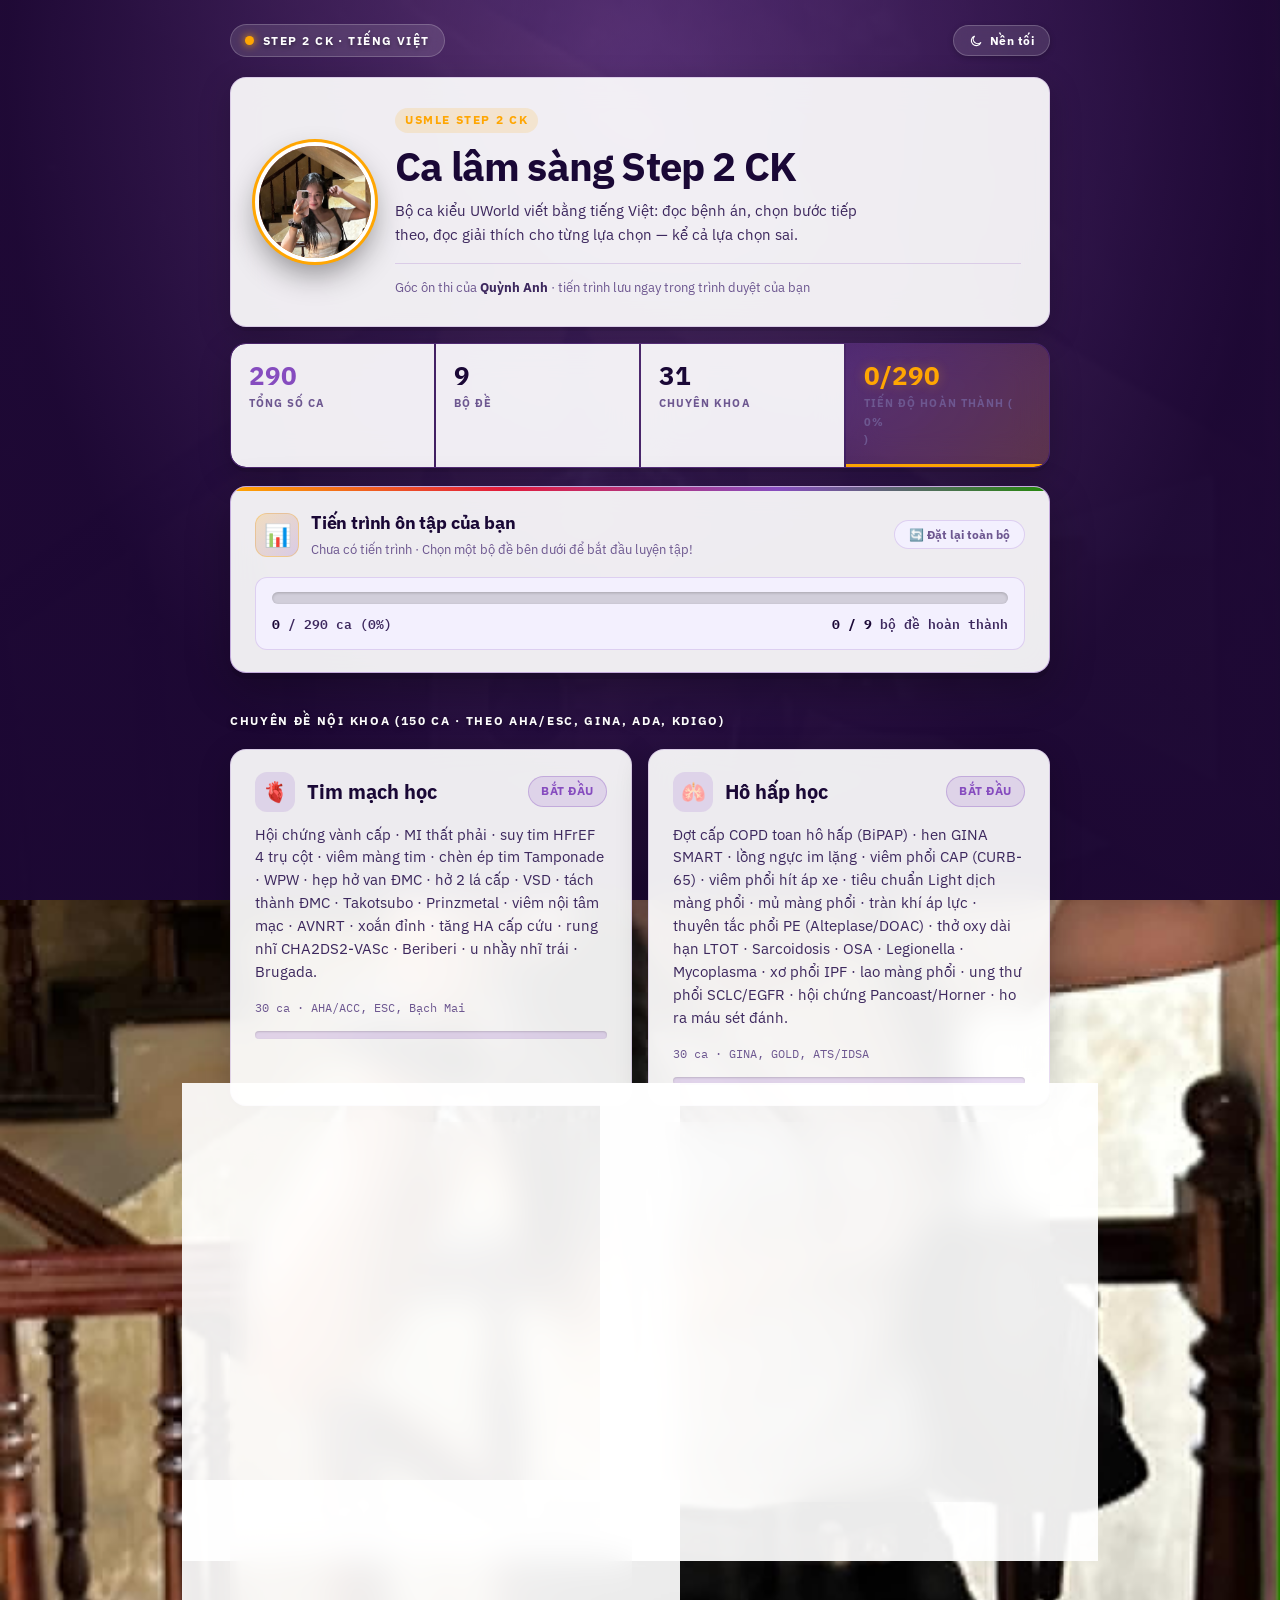
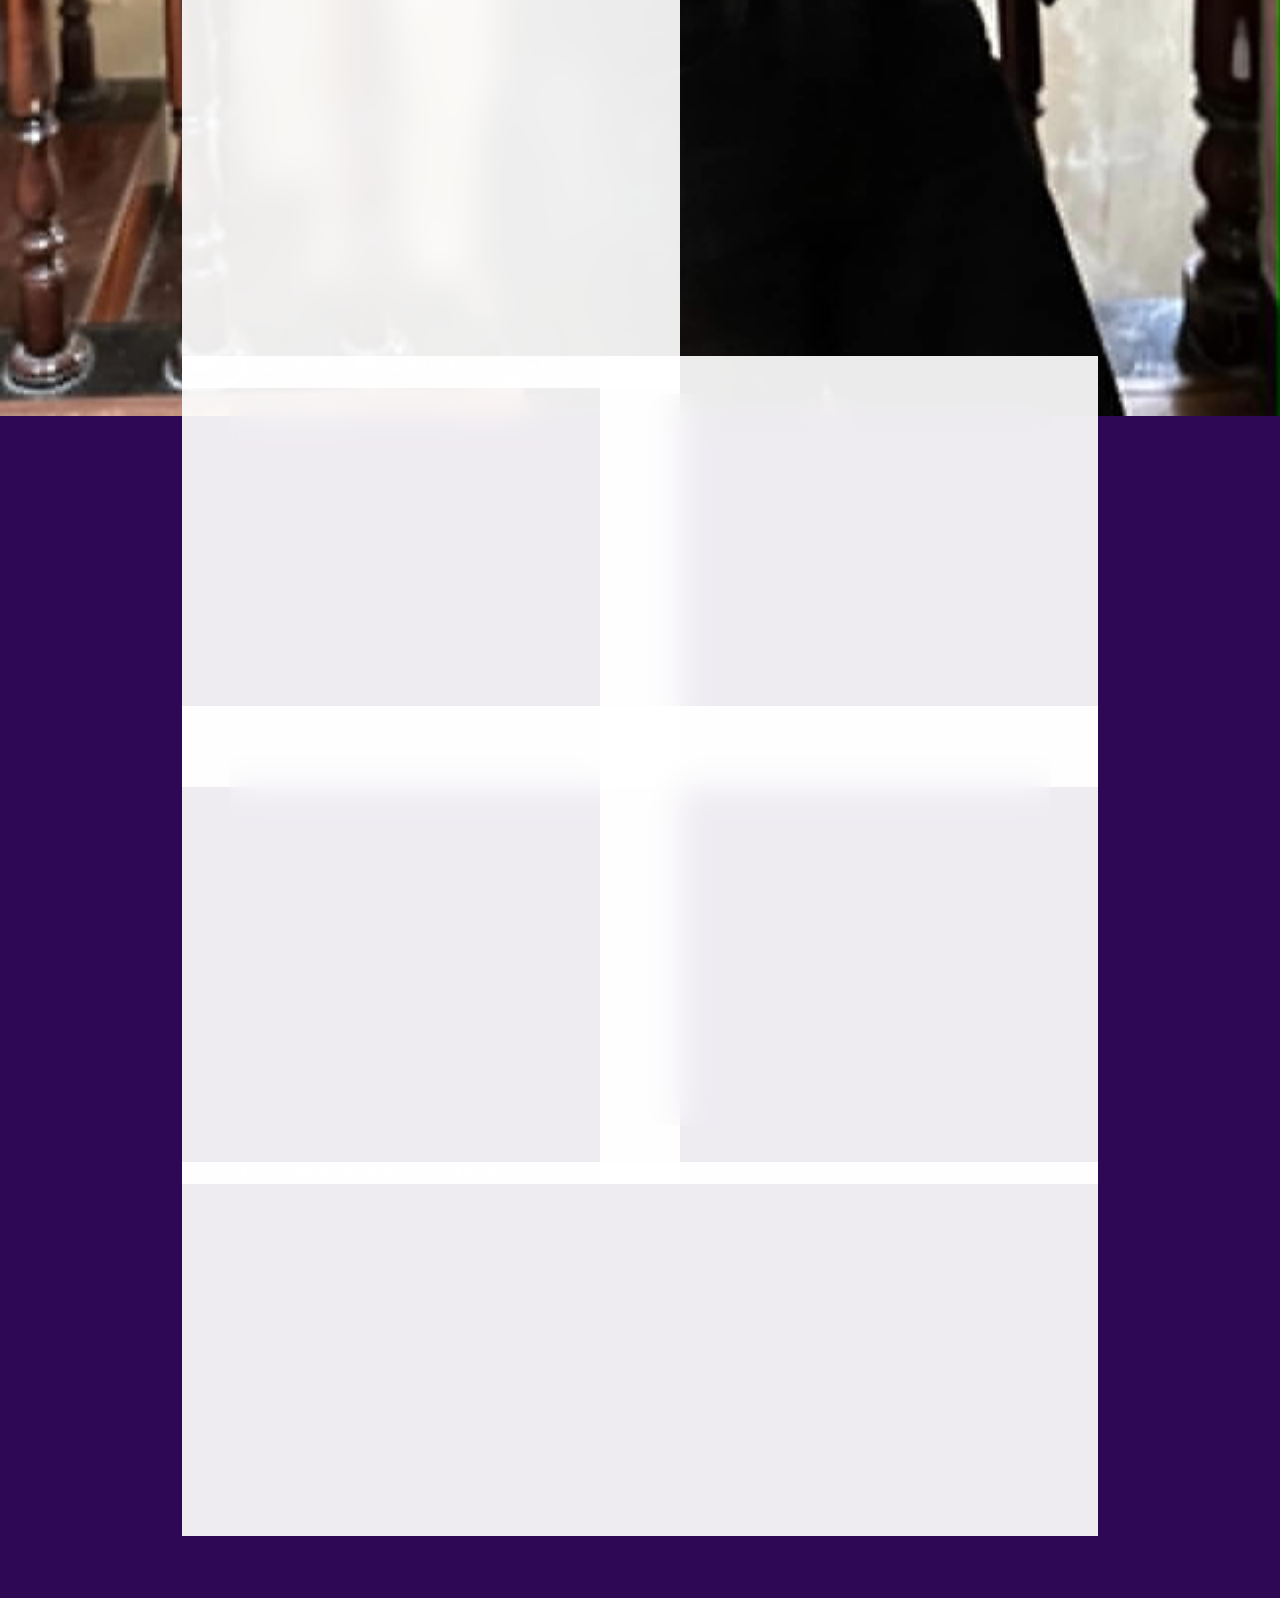
<file: index.html>
<!doctype html>
<html lang="vi">
<head>
<meta charset="utf-8">
<meta name="viewport" content="width=device-width, initial-scale=1">
<title>Ôn thi USMLE Step 2 CK bằng tiếng Việt</title>
<meta name="description" content="120 ca lâm sàng kiểu UWorld cho USMLE Step 2 CK qua 31 chuyên khoa, viết bằng tiếng Việt, trọng tâm chẩn đoán và bước xử trí tiếp theo.">
<meta name="theme-color" content="#46178F">
<link rel="preconnect" href="https://fonts.googleapis.com">
<link rel="preconnect" href="https://fonts.gstatic.com" crossorigin>
<link rel="stylesheet" href="https://fonts.googleapis.com/css2?family=IBM+Plex+Mono:wght@400;500&family=IBM+Plex+Sans:wght@400;500;600&family=Source+Serif+4:opsz,wght@8..60,400;8..60,600&display=swap">
<link rel="stylesheet" href="assets/style.css?v=kahoot3">
<link rel="icon" href="data:image/svg+xml,<svg xmlns='http://www.w3.org/2000/svg' viewBox='0 0 100 100'><text y='.9em' font-size='90'>%F0%9F%A9%BA</text></svg>">
<script>
  /* đặt giao diện trước khi vẽ để không bị nháy nền */
  try {
    var t = localStorage.getItem("step2ck:theme");
    if (t) document.documentElement.setAttribute("data-theme", t);
  } catch (e) {}
</script>
</head>
<body>

<div class="wrap">

  <div class="topbar">
    <span class="brandline"><span class="dot"></span>Step 2 CK · Tiếng Việt</span>
    <button class="themetoggle" type="button">Nền tối</button>
  </div>

  <header class="hero">
    <div class="avatar lg">
      <span class="fallback">QA</span>
      <img src="assets/avatar.jpg?v=kahoot3" alt="Ảnh đại diện">
    </div>
    <div class="hero-text">
      <div class="eyebrow">USMLE Step 2 CK</div>
      <h1>Ca lâm sàng Step 2 CK</h1>
      <p>Bộ ca kiểu UWorld viết bằng tiếng Việt: đọc bệnh án, chọn bước tiếp theo, đọc giải thích cho từng lựa chọn — kể cả lựa chọn sai.</p>
      <div class="owner">Góc ôn thi của <b>Quỳnh Anh</b> · tiến trình lưu ngay trong trình duyệt của bạn</div>
    </div>
  </header>

  <div class="stats">
    <div class="accent"><b>290</b><span>Tổng số ca</span></div>
    <div><b>9</b><span>Bộ đề</span></div>
    <div><b>31</b><span>Chuyên khoa</span></div>
    <div class="stat-highlight"><b id="stat-done">0/290</b><span>Tiến độ hoàn thành (<span id="stat-pct">0%</span>)</span></div>
  </div>

  <div class="progress-hero">
    <div class="progress-hero-head">
      <div class="progress-hero-title">
        <span class="progress-icon">📊</span>
        <div>
          <h3>Tiến trình ôn tập của bạn</h3>
          <p id="overall-progress-msg">Chưa có tiến trình · Chọn một bộ đề bên dưới để bắt đầu luyện tập!</p>
        </div>
      </div>
      <button id="btn-reset-all" class="btn-reset-all-subtle" type="button" title="Đặt lại toàn bộ tiến trình ôn tập">
        🔄 Đặt lại toàn bộ
      </button>
    </div>

    <div class="overall-meter-wrap">
      <div class="overall-meter">
        <i id="overall-progress-bar"></i>
      </div>
      <div class="overall-meter-labels">
        <span id="overall-progress-text"><b>0</b> / 290 ca (0%)</span>
        <span id="overall-sets-text"><b id="overall-sets-done">0 / 9</b> bộ đề hoàn thành</span>
      </div>
    </div>
  </div>

  <p class="section-label">Chuyên đề Nội khoa (150 ca · Theo AHA/ESC, GINA, ADA, KDIGO)</p>
  <div class="sets">

    <a class="set" href="tim-mach/" data-set="tim-mach" data-count="30">
      <div class="top">
        <span class="ico" aria-hidden="true">🫀</span>
        <h2>Tim mạch học</h2>
        <span class="state">Bắt đầu</span>
      </div>
      <p>Hội chứng vành cấp · MI thất phải · suy tim HFrEF 4 trụ cột · viêm màng tim · chèn ép tim Tamponade · WPW · hẹp hở van ĐMC · hở 2 lá cấp · VSD · tách thành ĐMC · Takotsubo · Prinzmetal · viêm nội tâm mạc · AVNRT · xoắn đỉnh · tăng HA cấp cứu · rung nhĩ CHA2DS2-VASc · Beriberi · u nhầy nhĩ trái · Brugada.</p>
      <span class="meta">30 ca · AHA/ACC, ESC, Bạch Mai</span>
      <span class="prog"><i></i></span>
    </a>

    <a class="set" href="ho-hap/" data-set="ho-hap" data-count="30">
      <div class="top">
        <span class="ico" aria-hidden="true">🫁</span>
        <h2>Hô hấp học</h2>
        <span class="state">Bắt đầu</span>
      </div>
      <p>Đợt cấp COPD toan hô hấp (BiPAP) · hen GINA SMART · lồng ngực im lặng · viêm phổi CAP (CURB-65) · viêm phổi hít áp xe · tiêu chuẩn Light dịch màng phổi · mủ màng phổi · tràn khí áp lực · thuyên tắc phổi PE (Alteplase/DOAC) · thở oxy dài hạn LTOT · Sarcoidosis · OSA · Legionella · Mycoplasma · xơ phổi IPF · lao màng phổi · ung thư phổi SCLC/EGFR · hội chứng Pancoast/Horner · ho ra máu sét đánh.</p>
      <span class="meta">30 ca · GINA, GOLD, ATS/IDSA</span>
      <span class="prog"><i></i></span>
    </a>

    <a class="set" href="tieu-hoa/" data-set="tieu-hoa" data-count="30">
      <div class="top">
        <span class="ico" aria-hidden="true">🧪</span>
        <h2>Tiêu hóa &amp; Gan mật</h2>
        <span class="state">Bắt đầu</span>
      </div>
      <p>Vỡ giãn tĩnh mạch thực quản · loét dạ dày Forrest Ia · H. pylori 4 thuốc có Bismuth · hội chứng gan thận HRS · viêm tụy cấp Atlanta (Ringer Lactate) · hoại tử tụy nhiễm trùng · IBD (Crohn vs UC) · phình đại tràng nhiễm độc · Celiac · viêm đường mật Charcot/Reynolds · viêm túi mật Murphy · viêm gan tự miễn · PBC (UDCA) · PSC · ứ sắt Hemochromatosis · ứ đồng Wilson · thiếu máu mạc treo · Zollinger-Ellison · Achalasia · Boerhaave · Mallory-Weiss · Budd-Chiari.</p>
      <span class="meta">30 ca · AASLD, ACG, Bạch Mai</span>
      <span class="prog"><i></i></span>
    </a>

    <a class="set" href="noi-tiet/" data-set="noi-tiet" data-count="30">
      <div class="top">
        <span class="ico" aria-hidden="true">🩸</span>
        <h2>Nội tiết &amp; Chuyển hóa</h2>
        <span class="state">Bắt đầu</span>
      </div>
      <p>Nhiễm toan ceton DKA · hôn mê ALTT HHS · ĐTĐ típ 2 và bảo vệ tim thận SGLT2i/GLP-1 RA · phân biệt hạ đường huyết bằng C-peptide · bão giáp trạng · hôn mê phù niêm · Basedow · viêm giáp De Quervain/Hashimoto · suy thượng thận cấp · hội chứng Cushing · hội chứng Conn · Pheochromocytoma · đái tháo nhạt trung ương/do thận · SIADH · Acromegaly · cường cận giáp · hạ canxi sau mổ giáp · bệnh Paget xương · MEN-1/MEN-2B · CAH · nhuyễn xương · ĐTĐ thai kỳ.</p>
      <span class="meta">30 ca · ADA, Endocrine Society</span>
      <span class="prog"><i></i></span>
    </a>

    <a class="set" href="than-huyet-hoc-khop/" data-set="than-huyet-hoc-khop" data-count="30">
      <div class="top">
        <span class="ico" aria-hidden="true">🔬</span>
        <h2>Thận, Huyết học &amp; Khớp</h2>
        <span class="state">Bắt đầu</span>
      </div>
      <p>Hội chứng thận hư RVT · hoại tử ống thận cấp ATN · viêm thận kẽ AIN · tăng kali máu cấp cứu ECG · thiếu máu thiếu sắt vs Thalassemia · AIHA Coombs (+) · TTP ngũ chứng · HIT Type 2 · đa u tủy xương CRAB · CML t(9;22) · APL t(15;17) DIC · CLL tế bào bóng vỡ · Lupus SLE &amp; viêm thận lupus · viêm khớp dạng thấp Anti-CCP · Gout vs Giả Gout CPPD · viêm cột sống dính khớp HLA-B27 · cơn khủng hoảng thận xơ cứng bì · viêm ĐM thái dương · GPA Wegener · Goodpasture · bệnh thận IgA · kháng Phospholipid · thiếu B12/G6PD.</p>
      <span class="meta">30 ca · KDIGO, ASH, ACR</span>
      <span class="prog"><i></i></span>
    </a>

  </div>

  <p class="section-label" style="margin-top:28px;">Các bộ đề Tổng hợp &amp; Chuyên khoa khác</p>
  <div class="sets">

    <a class="set" href="noi-khoa/" data-set="noi-khoa" data-count="50">
      <div class="top">
        <span class="ico" aria-hidden="true">🩺</span>
        <h2>Nội khoa Tổng hợp</h2>
        <span class="state">Bắt đầu</span>
      </div>
      <p>50 ca lâm sàng tổng hợp toàn diện các bệnh cảnh nội khoa thường gặp nhất trong kỳ thi USMLE Step 2 CK.</p>
      <span class="meta">50 ca · Tổng hợp đa chuyên khoa</span>
      <span class="prog"><i></i></span>
    </a>

    <a class="set" href="san-phu-khoa/" data-set="san-phu-khoa" data-count="30">
      <div class="top">
        <span class="ico" aria-hidden="true">🤰</span>
        <h2>Sản phụ khoa</h2>
        <span class="state">Bắt đầu</span>
      </div>
      <p>Tiền sản giật nặng · rau bong non · rau tiền đạo · thai ngoài tử cung · băng huyết sau sinh · ối vỡ non · nhịp tim thai giảm muộn · sa dây rốn · viêm vùng chậu · ra máu sau mãn kinh · xoắn buồng trứng · viêm nội mạc tử cung · đái tháo đường thai kỳ · dự phòng Rh · sản giật · thuyên tắc ối · viêm màng ối · liên cầu nhóm B · buồng trứng đa nang · u xơ tử cung · lạc nội mạc · vô sinh · thai trứng.</p>
      <span class="meta">30 ca · Sản khoa, Phụ khoa, Cấp cứu sản</span>
      <span class="prog"><i></i></span>
    </a>

    <a class="set" href="nhi-khoa/" data-set="nhi-khoa" data-count="30">
      <div class="top">
        <span class="ico" aria-hidden="true">🧸</span>
        <h2>Nhi khoa</h2>
        <span class="state">Bắt đầu</span>
      </div>
      <p>Croup · viêm nắp thanh quản · lồng ruột · hẹp phì đại môn vị · Kawasaki · viêm tiểu phế quản · sốt ở trẻ sơ sinh · Henoch-Schönlein · giảm tiểu cầu miễn dịch · teo đường mật · dị vật đường thở · phù não trong toan ceton · nhiễm khuẩn tiết niệu · hội chứng thận hư · viêm cầu thận sau liên cầu · hồng cầu hình liềm · bạch cầu cấp · bệnh màng trong · hẹp eo động mạch chủ · tứ chứng Fallot · tự kỷ · loạn sản khớp háng · Hirschsprung · ngộ độc chì · bạo hành trẻ em.</p>
      <span class="meta">30 ca · 12 chuyên khoa</span>
      <span class="prog"><i></i></span>
    </a>

    <a class="set" href="ngoai-cap-cuu/" data-set="ngoai-cap-cuu" data-count="30">
      <div class="top">
        <span class="ico" aria-hidden="true">🚑</span>
        <h2>Ngoại khoa &amp; Cấp cứu</h2>
        <span class="state">Bắt đầu</span>
      </div>
      <p>Viêm ruột thừa · thủng tạng rỗng · tắc ruột thắt nghẹt · chấn thương bụng kín · tràn khí màng phổi áp lực · vỡ phình động mạch chủ · thiếu máu mạc treo · hội chứng khoang · bỏng đường hô hấp · quá liều paracetamol · viêm túi mật · viêm túi thừa · thoát vị nghẹt · tràn máu màng phổi · chèn ép tim · máu tụ ngoài màng cứng · gãy cổ xương đùi · sốc phản vệ · ngộ độc opioid · say nắng · hạ thân nhiệt · sốc nhiễm khuẩn · xoắn tinh hoàn · thận ứ mủ.</p>
      <span class="meta">30 ca · 6 chuyên khoa</span>
      <span class="prog"><i></i></span>
    </a>

  </div>

  <p class="section-label">Cách dùng bộ đề này cho hiệu quả</p>
  <div class="tips">
    <h3>Bốn thói quen đáng tập</h3>
    <ol>
      <li><b>Đọc câu hỏi trước bệnh án.</b> Biết trước đề hỏi chẩn đoán hay hỏi bước xử trí sẽ đổi hẳn cách bạn đọc phần dữ kiện.</li>
      <li><b>Tự đặt chẩn đoán trước khi nhìn xuống các lựa chọn.</b> Nếu phải đọc hết năm lựa chọn mới nghĩ ra, đó là câu cần đánh dấu ôn lại.</li>
      <li><b>Đặt mục tiêu dưới 90 giây mỗi câu.</b> Đề thi thật cho khoảng 1 phút 30 giây; luyện đúng nhịp đó ngay từ đầu.</li>
      <li><b>Đọc cả phần giải thích của lựa chọn sai.</b> Bốn lựa chọn sai của một câu thường chính là đáp án đúng của bốn câu khác.</li>
    </ol>
  </div>

</div>

<script src="assets/site.js?v=kahoot3"></script>
</body>
</html>
</file>
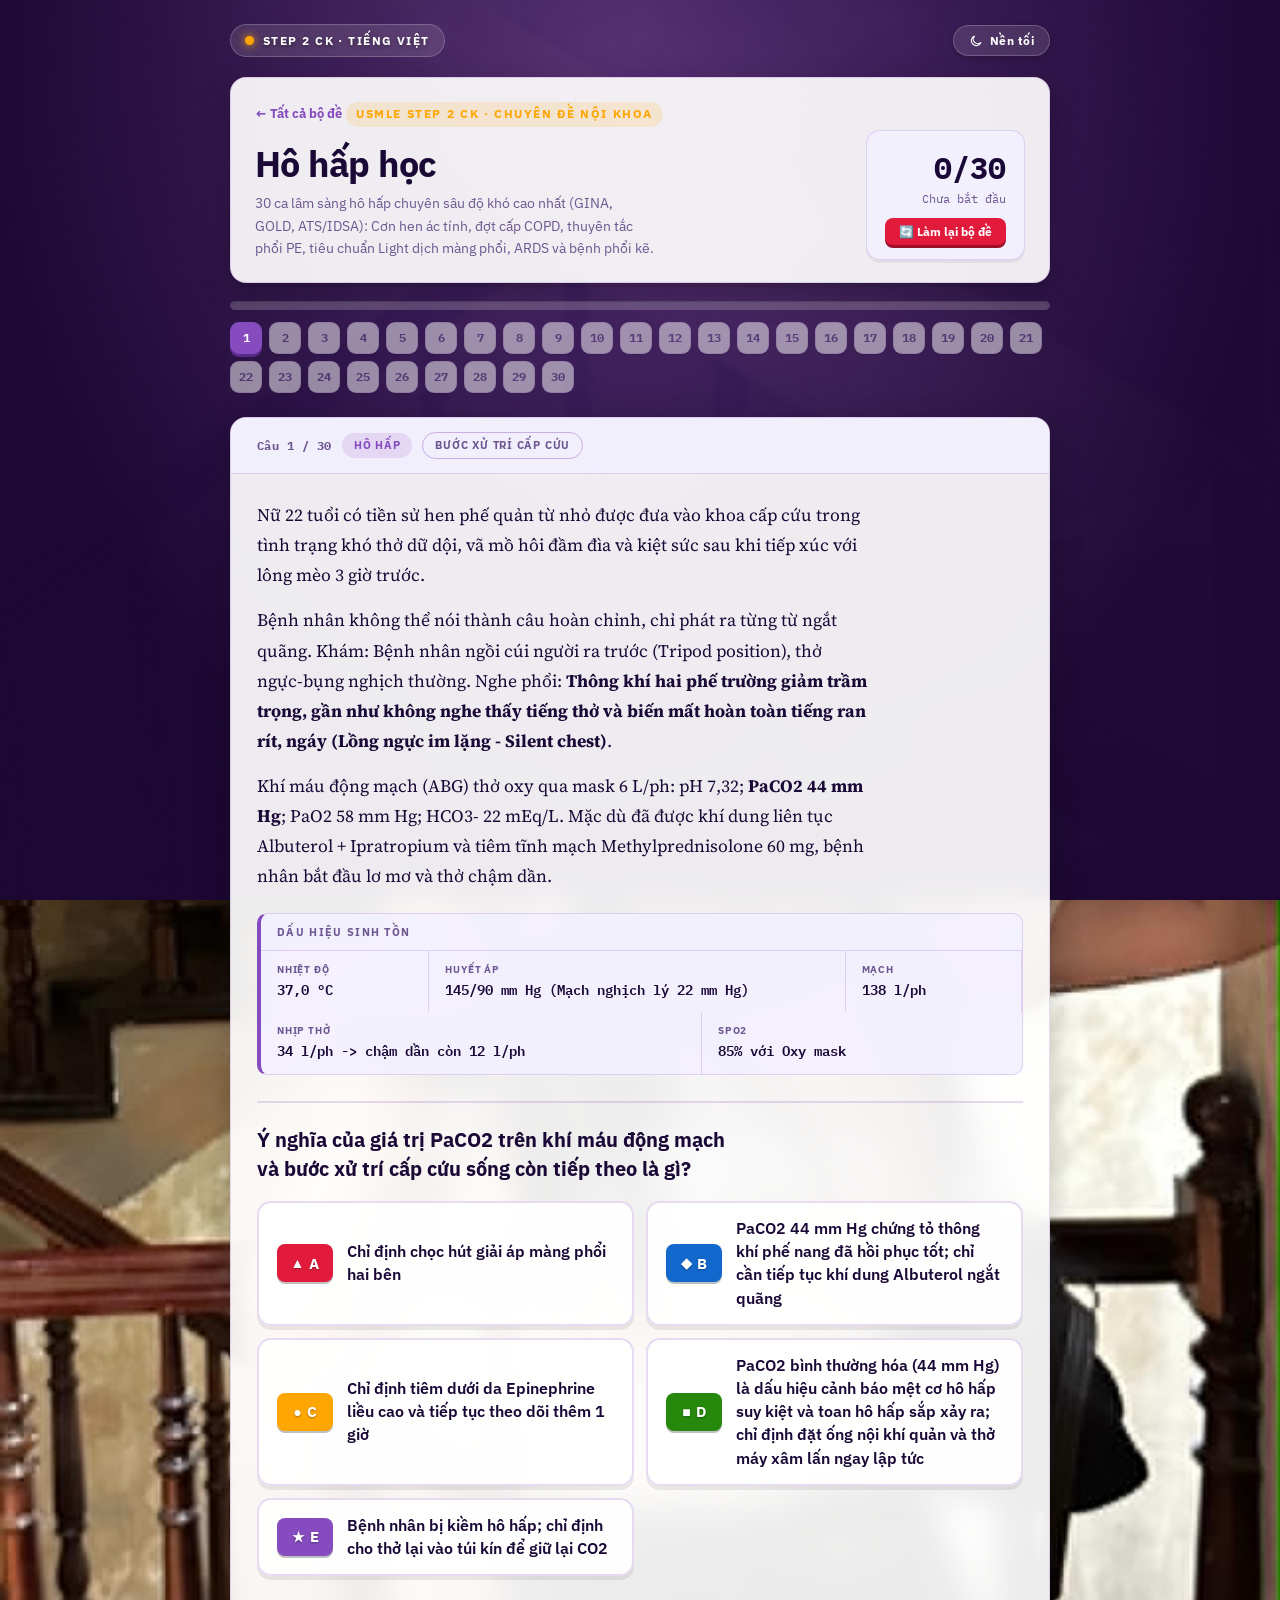
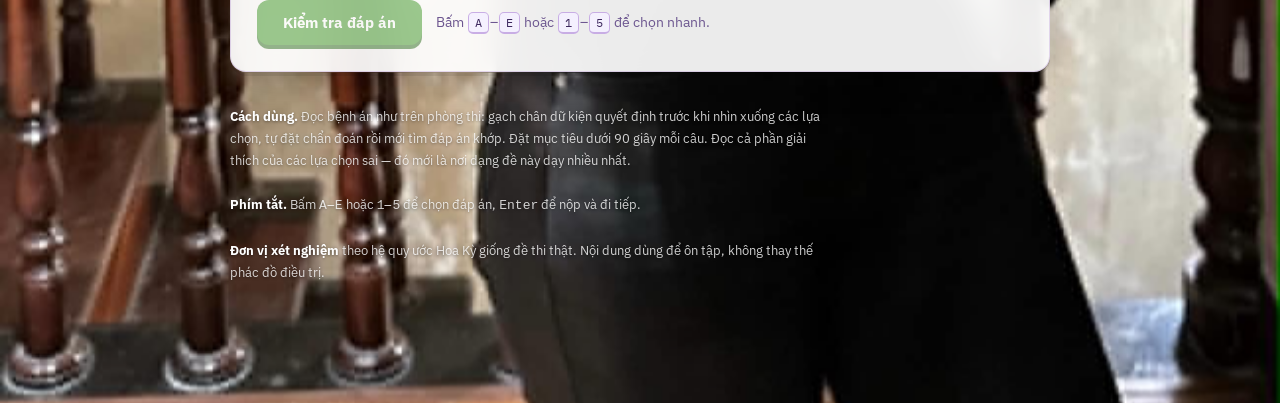
<file: ho-hap/index.html>
<!doctype html>
<html lang="vi">
<head>
<meta charset="utf-8">
<meta name="viewport" content="width=device-width, initial-scale=1">
<title>Hô hấp học · USMLE Step 2 CK</title>
<meta name="description" content="30 ca lâm sàng hô hấp học chuyên sâu kiểu UWorld (GINA, GOLD, ATS) cho USMLE Step 2 CK, có giải thích từng lựa chọn.">
<meta name="theme-color" content="#46178F">
<link rel="preconnect" href="https://fonts.googleapis.com">
<link rel="preconnect" href="https://fonts.gstatic.com" crossorigin>
<link rel="stylesheet" href="https://fonts.googleapis.com/css2?family=IBM+Plex+Mono:wght@400;500&family=IBM+Plex+Sans:wght@400;500;600&family=Source+Serif+4:opsz,wght@8..60,400;8..60,600&display=swap">
<link rel="stylesheet" href="../assets/style.css?v=kahoot3">
<link rel="icon" href="data:image/svg+xml,<svg xmlns='http://www.w3.org/2000/svg' viewBox='0 0 100 100'><text y='.9em' font-size='90'>%F0%9F%AB%81</text></svg>">
<script>
  try {
    var t = localStorage.getItem("step2ck:theme");
    if (t) document.documentElement.setAttribute("data-theme", t);
  } catch (e) {}
</script>
</head>
<body>

<div class="wrap">

  <div class="topbar">
    <a class="brandline" href="../"><span class="dot"></span>Step 2 CK · Tiếng Việt</a>
    <button class="themetoggle" type="button">Nền tối</button>
  </div>

  <header class="masthead">
    <div>
      <a class="backlink" href="../">← Tất cả bộ đề</a>
      <div class="eyebrow" id="set-eyebrow">USMLE Step 2 CK · Chuyên đề Nội khoa</div>
      <h1 id="set-title">Hô hấp học</h1>
      <p id="set-blurb">30 ca lâm sàng hô hấp chuyên sâu (GINA, GOLD, ATS/IDSA, Bạch Mai): Hen phế quản, đợt cấp COPD, viêm phổi CAP/áp xe, ARDS, tràn dịch/tràn khí màng phổi, thuyên tắc phổi và ung thư phổi.</p>
    </div>
    <div class="scorebox" id="scorebox"><b>0/30</b>chưa bắt đầu</div>
  </header>

  <div class="railwrap">
    <div class="railmeter"><i id="railmeter"></i></div>
    <nav class="rail" id="rail" aria-label="Tiến trình các câu"></nav>
  </div>

  <main id="stage" class="card"></main>

  <footer>
    <b>Cách dùng.</b> Đọc bệnh án như trên phòng thi: gạch chân dữ kiện quyết định trước khi nhìn xuống các lựa chọn, tự đặt chẩn đoán rồi mới tìm đáp án khớp. Đặt mục tiêu dưới 90 giây mỗi câu. Đọc cả phần giải thích của các lựa chọn sai — đó mới là nơi dạng đề này dạy nhiều nhất.
    <br><br>
    <b>Phím tắt.</b> Bấm <kbd>A</kbd>–<kbd>E</kbd> hoặc <kbd>1</kbd>–<kbd>5</kbd> để chọn đáp án, <kbd>Enter</kbd> để nộp và đi tiếp.
    <br><br>
    <b>Đơn vị xét nghiệm</b> theo hệ quy ước Hoa Kỳ giống đề thi thật. Nội dung dùng để ôn tập, không thay thế phác đồ điều trị.
  </footer>
</div>

<script src="../sets/ho-hap.js"></script>
<script src="../assets/quiz.js?v=kahoot3"></script>
<script src="../assets/site.js?v=kahoot3"></script>
</body>
</html>
</file>
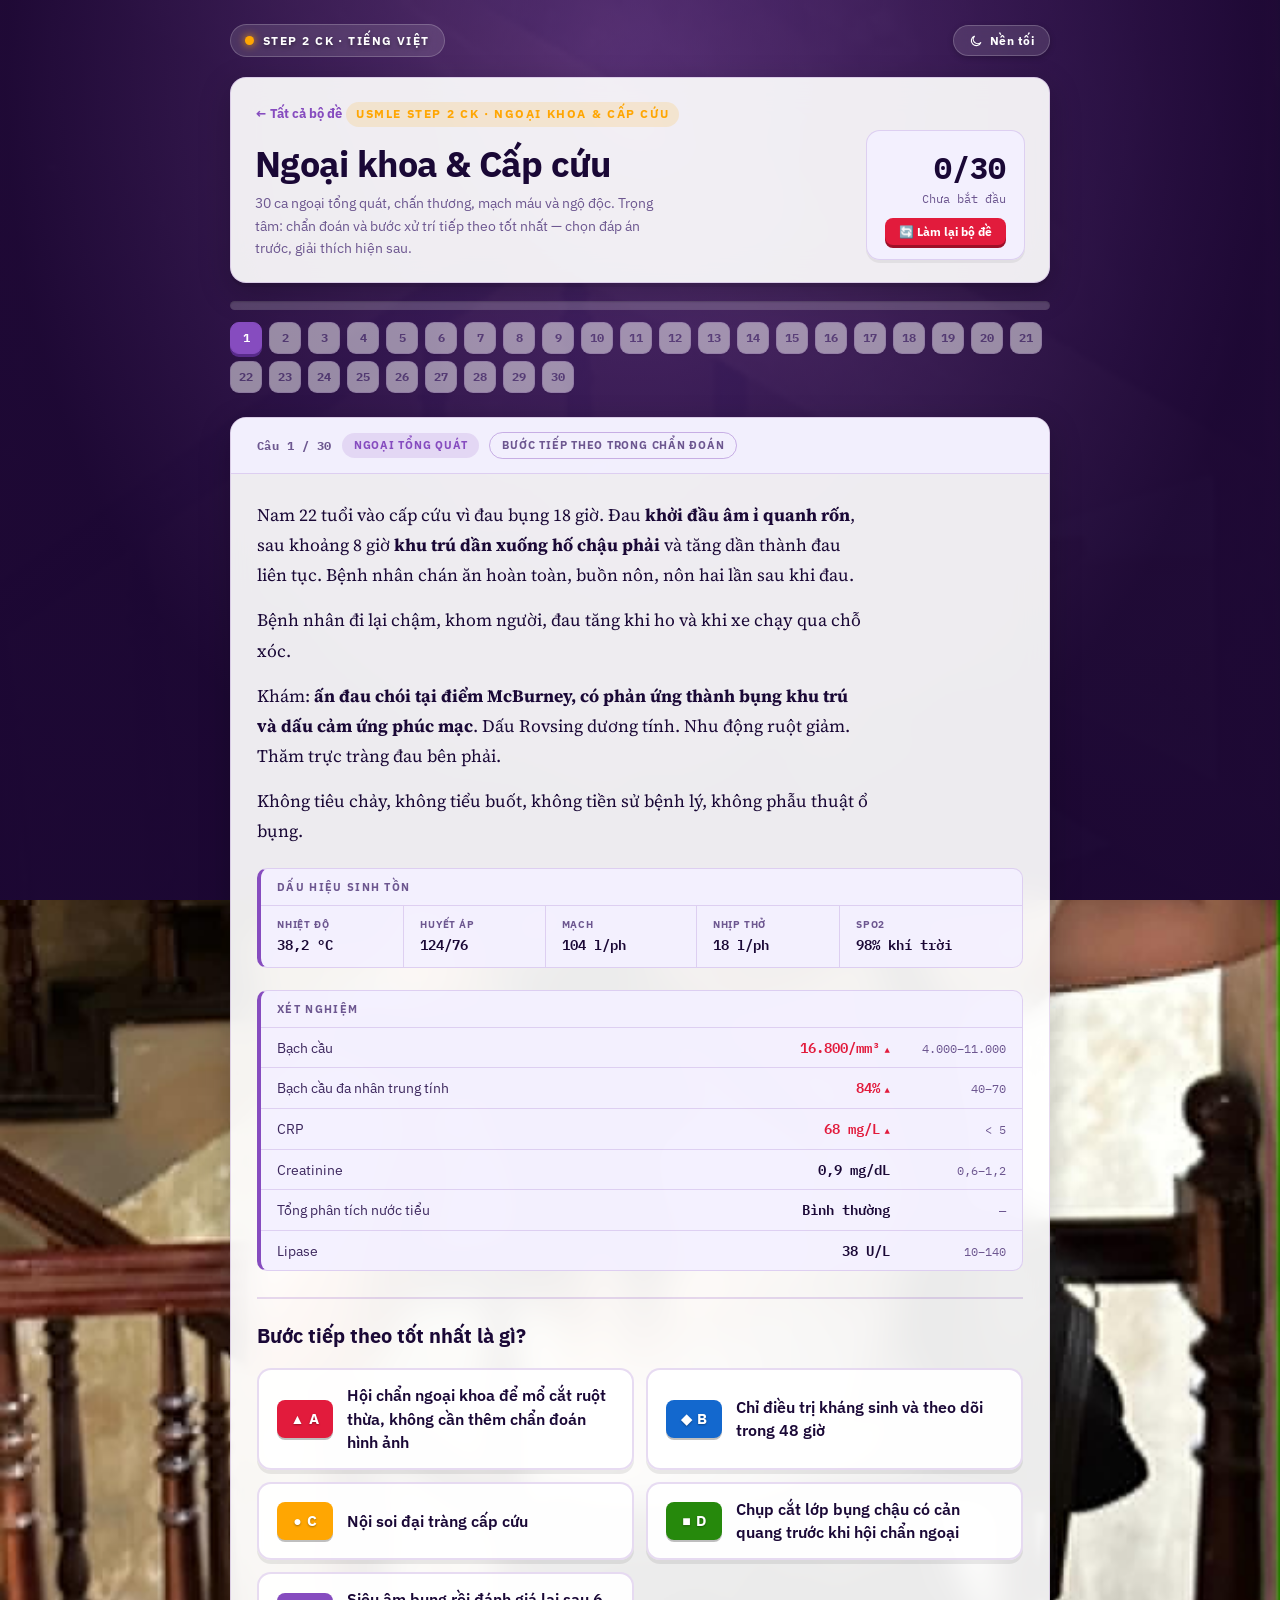
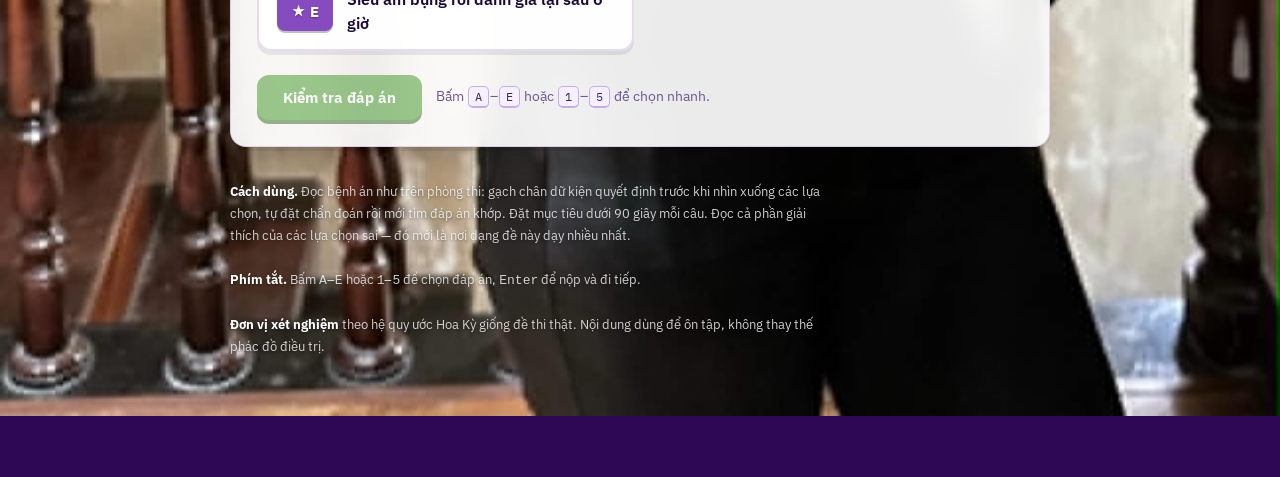
<file: ngoai-cap-cuu/index.html>
<!doctype html>
<html lang="vi">
<head>
<meta charset="utf-8">
<meta name="viewport" content="width=device-width, initial-scale=1">
<title>Ngoại khoa & Cấp cứu · USMLE Step 2 CK</title>
<meta name="description" content="30 ca lâm sàng ngoại khoa và cấp cứu kiểu UWorld cho USMLE Step 2 CK, trọng tâm chẩn đoán và bước xử trí tiếp theo, có giải thích từng lựa chọn.">
<meta name="theme-color" content="#0C6255">
<link rel="preconnect" href="https://fonts.googleapis.com">
<link rel="preconnect" href="https://fonts.gstatic.com" crossorigin>
<link rel="stylesheet" href="https://fonts.googleapis.com/css2?family=IBM+Plex+Mono:wght@400;500&family=IBM+Plex+Sans:wght@400;500;600&family=Source+Serif+4:opsz,wght@8..60,400;8..60,600&display=swap">
<link rel="stylesheet" href="../assets/style.css?v=kahoot3">
<link rel="icon" href="data:image/svg+xml,<svg xmlns='http://www.w3.org/2000/svg' viewBox='0 0 100 100'><text y='.9em' font-size='90'>%F0%9F%A9%BA</text></svg>">
<script>
  /* đặt giao diện trước khi vẽ để không bị nháy nền */
  try {
    var t = localStorage.getItem("step2ck:theme");
    if (t) document.documentElement.setAttribute("data-theme", t);
  } catch (e) {}
</script>
</head>
<body>

<div class="wrap">

  <div class="topbar">
    <a class="brandline" href="../"><span class="dot"></span>Step 2 CK · Tiếng Việt</a>
    <button class="themetoggle" type="button">Nền tối</button>
  </div>

  <header class="masthead">
    <div>
      <a class="backlink" href="../">← Tất cả bộ đề</a>
      <div class="eyebrow" id="set-eyebrow">USMLE Step 2 CK · Ngoại khoa & Cấp cứu</div>
      <h1 id="set-title">Ngoại khoa & Cấp cứu</h1>
      <p id="set-blurb">Trọng tâm: chẩn đoán và bước xử trí tiếp theo tốt nhất. Chọn đáp án trước, giải thích hiện sau.</p>
    </div>
    <div class="scorebox" id="scorebox"><b>0/30</b>chưa bắt đầu</div>
  </header>

  <div class="railwrap">
    <div class="railmeter"><i id="railmeter"></i></div>
    <nav class="rail" id="rail" aria-label="Tiến trình các câu"></nav>
  </div>

  <main id="stage" class="card"></main>

  <footer>
    <b>Cách dùng.</b> Đọc bệnh án như trên phòng thi: gạch chân dữ kiện quyết định trước khi nhìn xuống các lựa chọn, tự đặt chẩn đoán rồi mới tìm đáp án khớp. Đặt mục tiêu dưới 90 giây mỗi câu. Đọc cả phần giải thích của các lựa chọn sai — đó mới là nơi dạng đề này dạy nhiều nhất.
    <br><br>
    <b>Phím tắt.</b> Bấm <kbd>A</kbd>–<kbd>E</kbd> hoặc <kbd>1</kbd>–<kbd>5</kbd> để chọn đáp án, <kbd>Enter</kbd> để nộp và đi tiếp.
    <br><br>
    <b>Đơn vị xét nghiệm</b> theo hệ quy ước Hoa Kỳ giống đề thi thật. Nội dung dùng để ôn tập, không thay thế phác đồ điều trị.
  </footer>
</div>

<script src="../sets/ngoai-cap-cuu.js"></script>
<script src="../assets/quiz.js?v=kahoot3"></script>
<script src="../assets/site.js?v=kahoot3"></script>
</body>
</html>
</file>
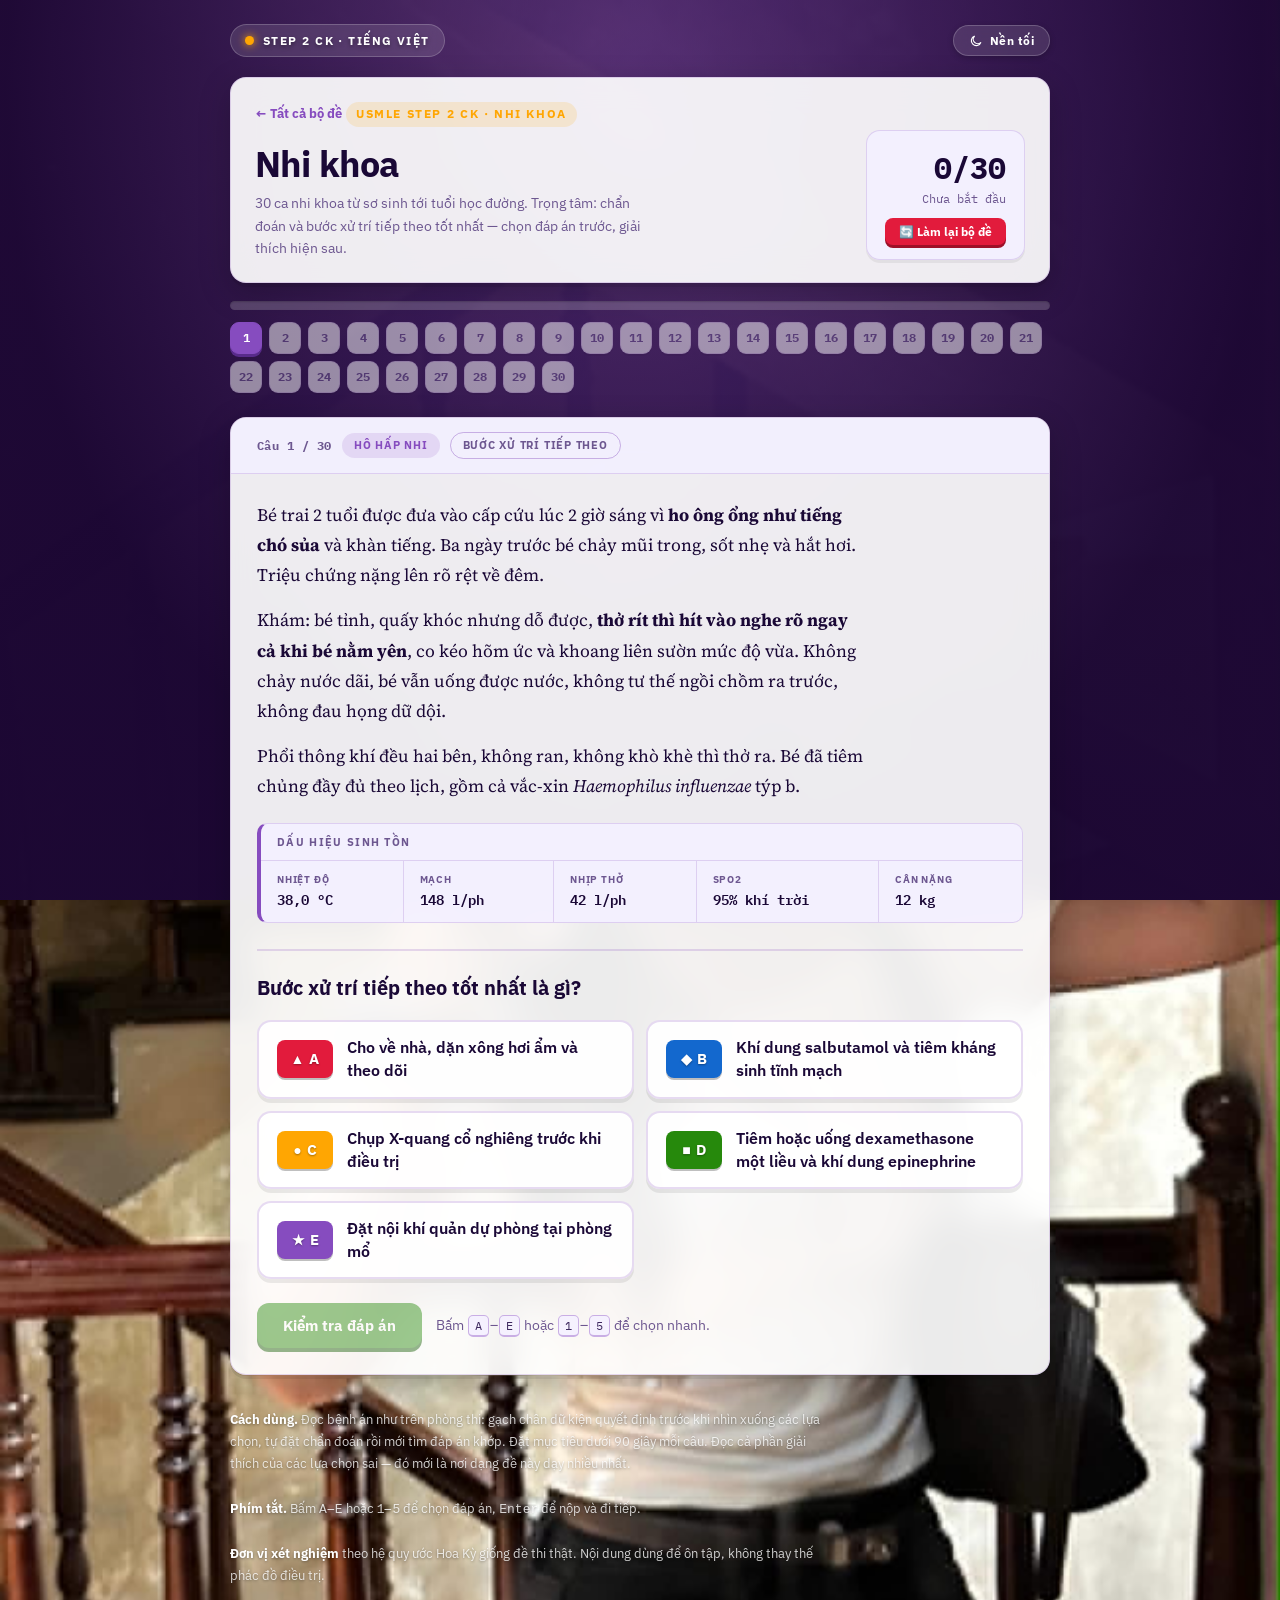
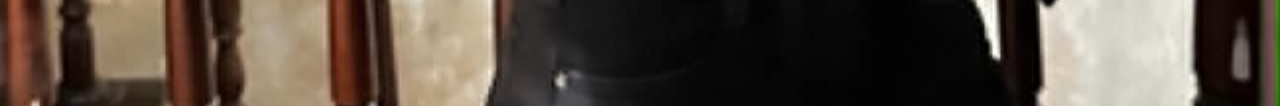
<file: nhi-khoa/index.html>
<!doctype html>
<html lang="vi">
<head>
<meta charset="utf-8">
<meta name="viewport" content="width=device-width, initial-scale=1">
<title>Nhi khoa · USMLE Step 2 CK</title>
<meta name="description" content="30 ca lâm sàng nhi khoa kiểu UWorld cho USMLE Step 2 CK, trọng tâm chẩn đoán và bước xử trí tiếp theo, có giải thích từng lựa chọn.">
<meta name="theme-color" content="#0C6255">
<link rel="preconnect" href="https://fonts.googleapis.com">
<link rel="preconnect" href="https://fonts.gstatic.com" crossorigin>
<link rel="stylesheet" href="https://fonts.googleapis.com/css2?family=IBM+Plex+Mono:wght@400;500&family=IBM+Plex+Sans:wght@400;500;600&family=Source+Serif+4:opsz,wght@8..60,400;8..60,600&display=swap">
<link rel="stylesheet" href="../assets/style.css?v=kahoot3">
<link rel="icon" href="data:image/svg+xml,<svg xmlns='http://www.w3.org/2000/svg' viewBox='0 0 100 100'><text y='.9em' font-size='90'>%F0%9F%A9%BA</text></svg>">
<script>
  /* đặt giao diện trước khi vẽ để không bị nháy nền */
  try {
    var t = localStorage.getItem("step2ck:theme");
    if (t) document.documentElement.setAttribute("data-theme", t);
  } catch (e) {}
</script>
</head>
<body>

<div class="wrap">

  <div class="topbar">
    <a class="brandline" href="../"><span class="dot"></span>Step 2 CK · Tiếng Việt</a>
    <button class="themetoggle" type="button">Nền tối</button>
  </div>

  <header class="masthead">
    <div>
      <a class="backlink" href="../">← Tất cả bộ đề</a>
      <div class="eyebrow" id="set-eyebrow">USMLE Step 2 CK · Nhi khoa</div>
      <h1 id="set-title">Nhi khoa</h1>
      <p id="set-blurb">Trọng tâm: chẩn đoán và bước xử trí tiếp theo tốt nhất. Chọn đáp án trước, giải thích hiện sau.</p>
    </div>
    <div class="scorebox" id="scorebox"><b>0/30</b>chưa bắt đầu</div>
  </header>

  <div class="railwrap">
    <div class="railmeter"><i id="railmeter"></i></div>
    <nav class="rail" id="rail" aria-label="Tiến trình các câu"></nav>
  </div>

  <main id="stage" class="card"></main>

  <footer>
    <b>Cách dùng.</b> Đọc bệnh án như trên phòng thi: gạch chân dữ kiện quyết định trước khi nhìn xuống các lựa chọn, tự đặt chẩn đoán rồi mới tìm đáp án khớp. Đặt mục tiêu dưới 90 giây mỗi câu. Đọc cả phần giải thích của các lựa chọn sai — đó mới là nơi dạng đề này dạy nhiều nhất.
    <br><br>
    <b>Phím tắt.</b> Bấm <kbd>A</kbd>–<kbd>E</kbd> hoặc <kbd>1</kbd>–<kbd>5</kbd> để chọn đáp án, <kbd>Enter</kbd> để nộp và đi tiếp.
    <br><br>
    <b>Đơn vị xét nghiệm</b> theo hệ quy ước Hoa Kỳ giống đề thi thật. Nội dung dùng để ôn tập, không thay thế phác đồ điều trị.
  </footer>
</div>

<script src="../sets/nhi-khoa.js"></script>
<script src="../assets/quiz.js?v=kahoot3"></script>
<script src="../assets/site.js?v=kahoot3"></script>
</body>
</html>
</file>
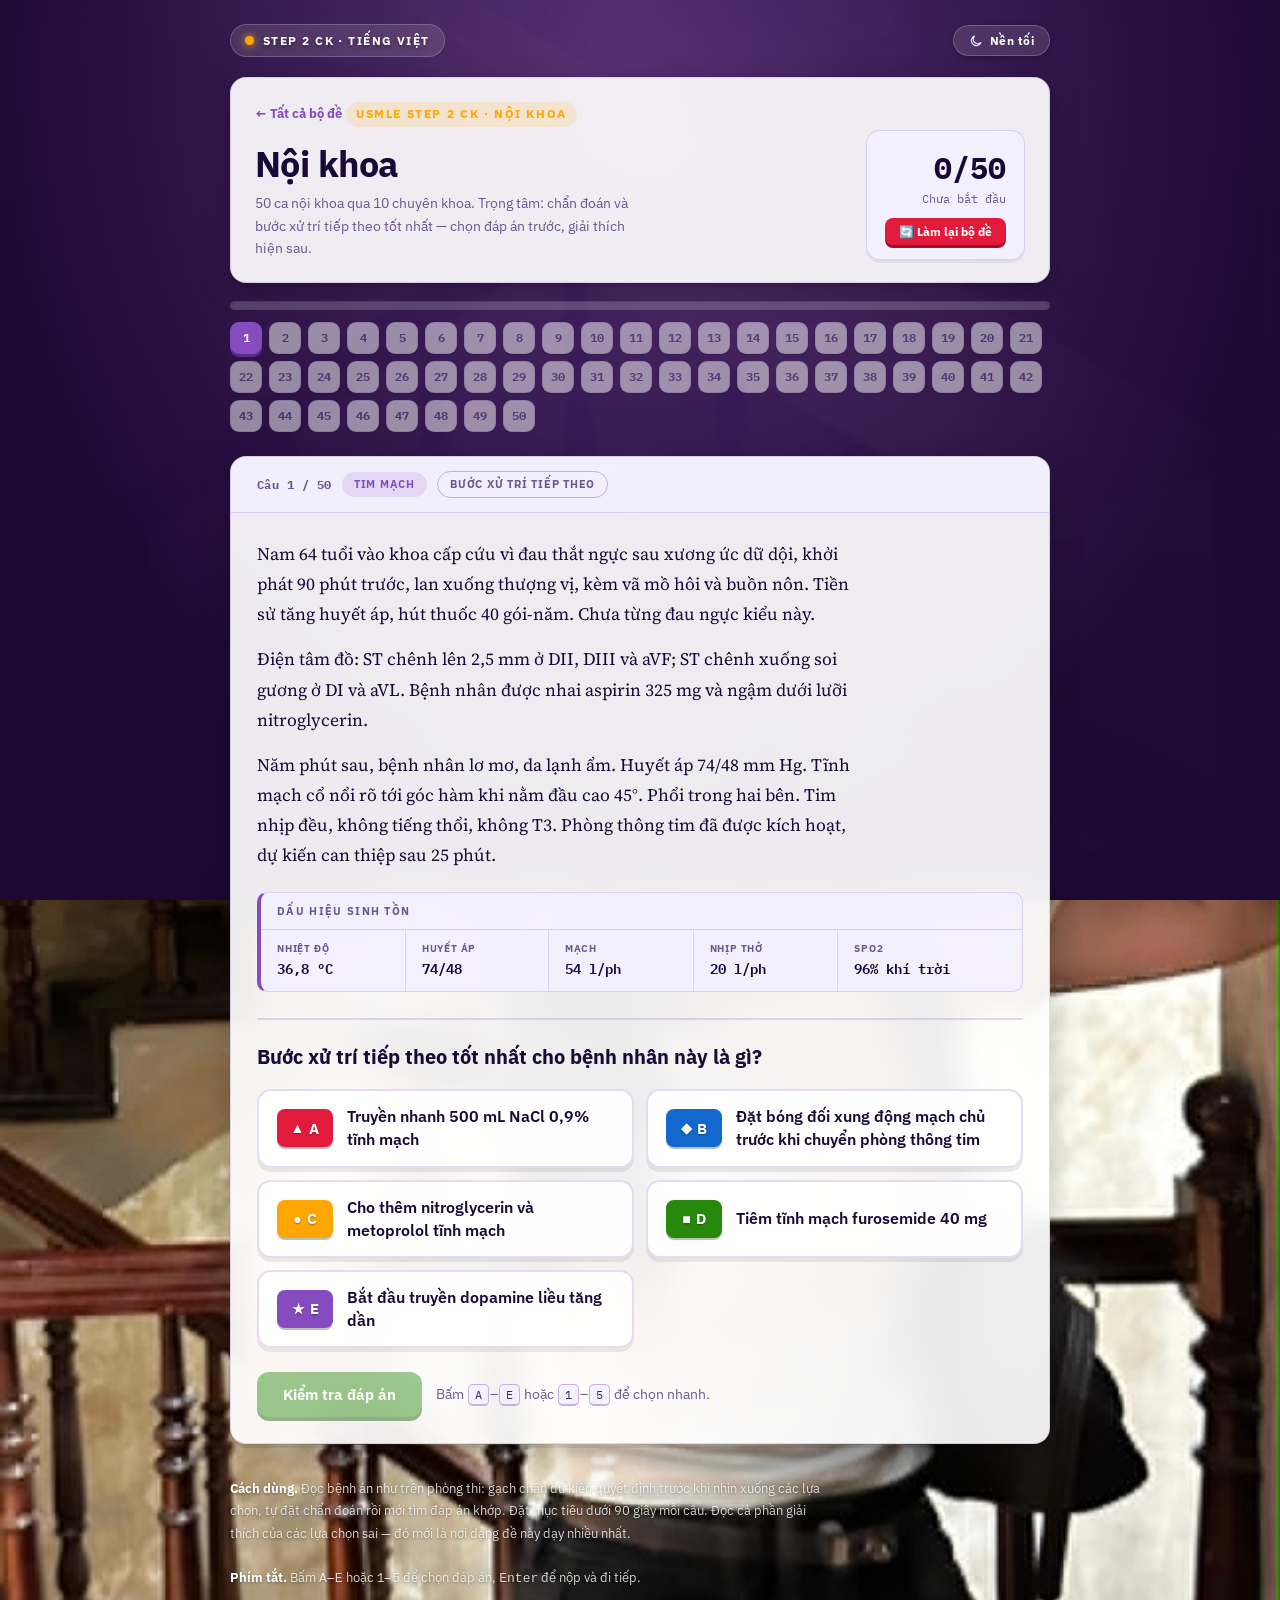
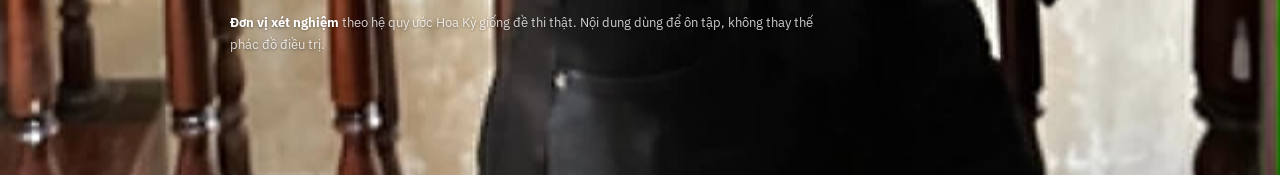
<file: noi-khoa/index.html>
<!doctype html>
<html lang="vi">
<head>
<meta charset="utf-8">
<meta name="viewport" content="width=device-width, initial-scale=1">
<title>Nội khoa · USMLE Step 2 CK</title>
<meta name="description" content="50 ca lâm sàng nội khoa kiểu UWorld cho USMLE Step 2 CK, trọng tâm chẩn đoán và bước xử trí tiếp theo, có giải thích từng lựa chọn.">
<meta name="theme-color" content="#46178F">
<link rel="preconnect" href="https://fonts.googleapis.com">
<link rel="preconnect" href="https://fonts.gstatic.com" crossorigin>
<link rel="stylesheet" href="https://fonts.googleapis.com/css2?family=IBM+Plex+Mono:wght@400;500&family=IBM+Plex+Sans:wght@400;500;600&family=Source+Serif+4:opsz,wght@8..60,400;8..60,600&display=swap">
<link rel="stylesheet" href="../assets/style.css?v=kahoot3">
<link rel="icon" href="data:image/svg+xml,<svg xmlns='http://www.w3.org/2000/svg' viewBox='0 0 100 100'><text y='.9em' font-size='90'>%F0%9F%A9%BA</text></svg>">
<script>
  /* đặt giao diện trước khi vẽ để không bị nháy nền */
  try {
    var t = localStorage.getItem("step2ck:theme");
    if (t) document.documentElement.setAttribute("data-theme", t);
  } catch (e) {}
</script>
</head>
<body>

<div class="wrap">

  <div class="topbar">
    <a class="brandline" href="../"><span class="dot"></span>Step 2 CK · Tiếng Việt</a>
    <button class="themetoggle" type="button">Nền tối</button>
  </div>

  <header class="masthead">
    <div>
      <a class="backlink" href="../">← Tất cả bộ đề</a>
      <div class="eyebrow" id="set-eyebrow">USMLE Step 2 CK · Nội khoa</div>
      <h1 id="set-title">Nội khoa</h1>
      <p id="set-blurb">Trọng tâm: chẩn đoán và bước xử trí tiếp theo tốt nhất. Chọn đáp án trước, giải thích hiện sau.</p>
    </div>
    <div class="scorebox" id="scorebox"><b>0/50</b>chưa bắt đầu</div>
  </header>

  <div class="railwrap">
    <div class="railmeter"><i id="railmeter"></i></div>
    <nav class="rail" id="rail" aria-label="Tiến trình các câu"></nav>
  </div>

  <main id="stage" class="card"></main>

  <footer>
    <b>Cách dùng.</b> Đọc bệnh án như trên phòng thi: gạch chân dữ kiện quyết định trước khi nhìn xuống các lựa chọn, tự đặt chẩn đoán rồi mới tìm đáp án khớp. Đặt mục tiêu dưới 90 giây mỗi câu. Đọc cả phần giải thích của các lựa chọn sai — đó mới là nơi dạng đề này dạy nhiều nhất.
    <br><br>
    <b>Phím tắt.</b> Bấm <kbd>A</kbd>–<kbd>E</kbd> hoặc <kbd>1</kbd>–<kbd>5</kbd> để chọn đáp án, <kbd>Enter</kbd> để nộp và đi tiếp.
    <br><br>
    <b>Đơn vị xét nghiệm</b> theo hệ quy ước Hoa Kỳ giống đề thi thật. Nội dung dùng để ôn tập, không thay thế phác đồ điều trị.
  </footer>
</div>

<script src="../sets/noi-khoa.js"></script>
<script src="../assets/quiz.js?v=kahoot3"></script>
<script src="../assets/site.js?v=kahoot3"></script>
</body>
</html>
</file>
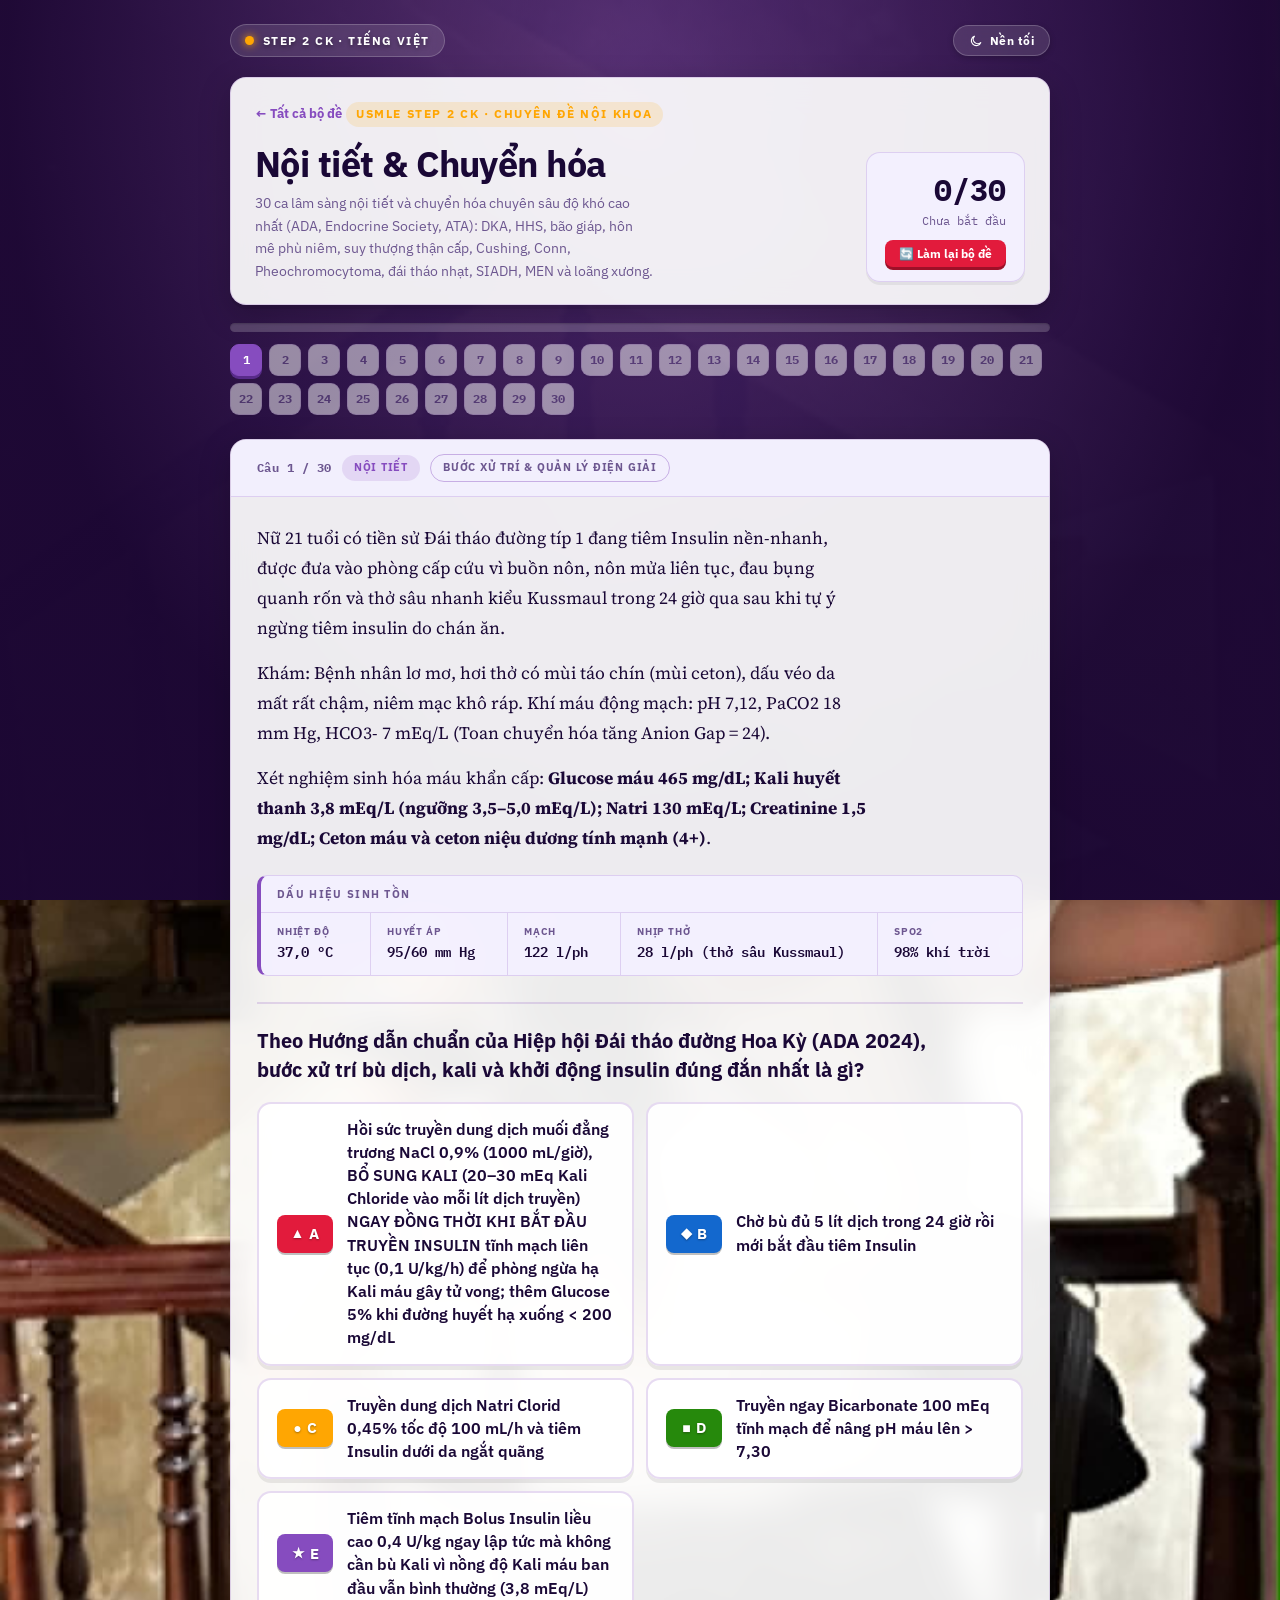
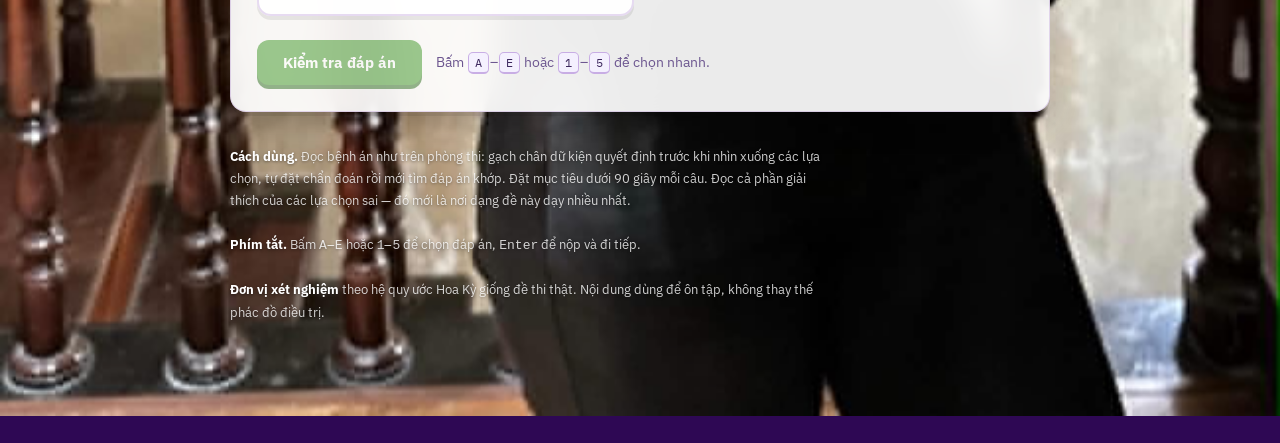
<file: noi-tiet/index.html>
<!doctype html>
<html lang="vi">
<head>
<meta charset="utf-8">
<meta name="viewport" content="width=device-width, initial-scale=1">
<title>Nội tiết & Chuyển hóa · USMLE Step 2 CK</title>
<meta name="description" content="30 ca lâm sàng nội tiết - chuyển hóa chuyên sâu kiểu UWorld (ADA, Endocrine Society, Bạch Mai) cho USMLE Step 2 CK, có giải thích từng lựa chọn.">
<meta name="theme-color" content="#46178F">
<link rel="preconnect" href="https://fonts.googleapis.com">
<link rel="preconnect" href="https://fonts.gstatic.com" crossorigin>
<link rel="stylesheet" href="https://fonts.googleapis.com/css2?family=IBM+Plex+Mono:wght@400;500&family=IBM+Plex+Sans:wght@400;500;600&family=Source+Serif+4:opsz,wght@8..60,400;8..60,600&display=swap">
<link rel="stylesheet" href="../assets/style.css?v=kahoot3">
<link rel="icon" href="data:image/svg+xml,<svg xmlns='http://www.w3.org/2000/svg' viewBox='0 0 100 100'><text y='.9em' font-size='90'>%F0%9F%A9%B8</text></svg>">
<script>
  try {
    var t = localStorage.getItem("step2ck:theme");
    if (t) document.documentElement.setAttribute("data-theme", t);
  } catch (e) {}
</script>
</head>
<body>

<div class="wrap">

  <div class="topbar">
    <a class="brandline" href="../"><span class="dot"></span>Step 2 CK · Tiếng Việt</a>
    <button class="themetoggle" type="button">Nền tối</button>
  </div>

  <header class="masthead">
    <div>
      <a class="backlink" href="../">← Tất cả bộ đề</a>
      <div class="eyebrow" id="set-eyebrow">USMLE Step 2 CK · Chuyên đề Nội khoa</div>
      <h1 id="set-title">Nội tiết & Chuyển hóa</h1>
      <p id="set-blurb">30 ca lâm sàng nội tiết chuyên sâu (ADA, Endocrine Society, Bạch Mai): DKA/HHS, ĐTĐ típ 2 và bảo vệ tim thận SGLT2i/GLP-1 RA, bão giáp/hôn mê phù niêm, Basedow, suy thượng thận cấp, Cushing, Conn, Pheochromocytoma, đái tháo nhạt, SIADH, MEN-1/MEN-2 và rối loạn chuyển hóa Canxi.</p>
    </div>
    <div class="scorebox" id="scorebox"><b>0/30</b>chưa bắt đầu</div>
  </header>

  <div class="railwrap">
    <div class="railmeter"><i id="railmeter"></i></div>
    <nav class="rail" id="rail" aria-label="Tiến trình các câu"></nav>
  </div>

  <main id="stage" class="card"></main>

  <footer>
    <b>Cách dùng.</b> Đọc bệnh án như trên phòng thi: gạch chân dữ kiện quyết định trước khi nhìn xuống các lựa chọn, tự đặt chẩn đoán rồi mới tìm đáp án khớp. Đặt mục tiêu dưới 90 giây mỗi câu. Đọc cả phần giải thích của các lựa chọn sai — đó mới là nơi dạng đề này dạy nhiều nhất.
    <br><br>
    <b>Phím tắt.</b> Bấm <kbd>A</kbd>–<kbd>E</kbd> hoặc <kbd>1</kbd>–<kbd>5</kbd> để chọn đáp án, <kbd>Enter</kbd> để nộp và đi tiếp.
    <br><br>
    <b>Đơn vị xét nghiệm</b> theo hệ quy ước Hoa Kỳ giống đề thi thật. Nội dung dùng để ôn tập, không thay thế phác đồ điều trị.
  </footer>
</div>

<script src="../sets/noi-tiet.js"></script>
<script src="../assets/quiz.js?v=kahoot3"></script>
<script src="../assets/site.js?v=kahoot3"></script>
</body>
</html>
</file>
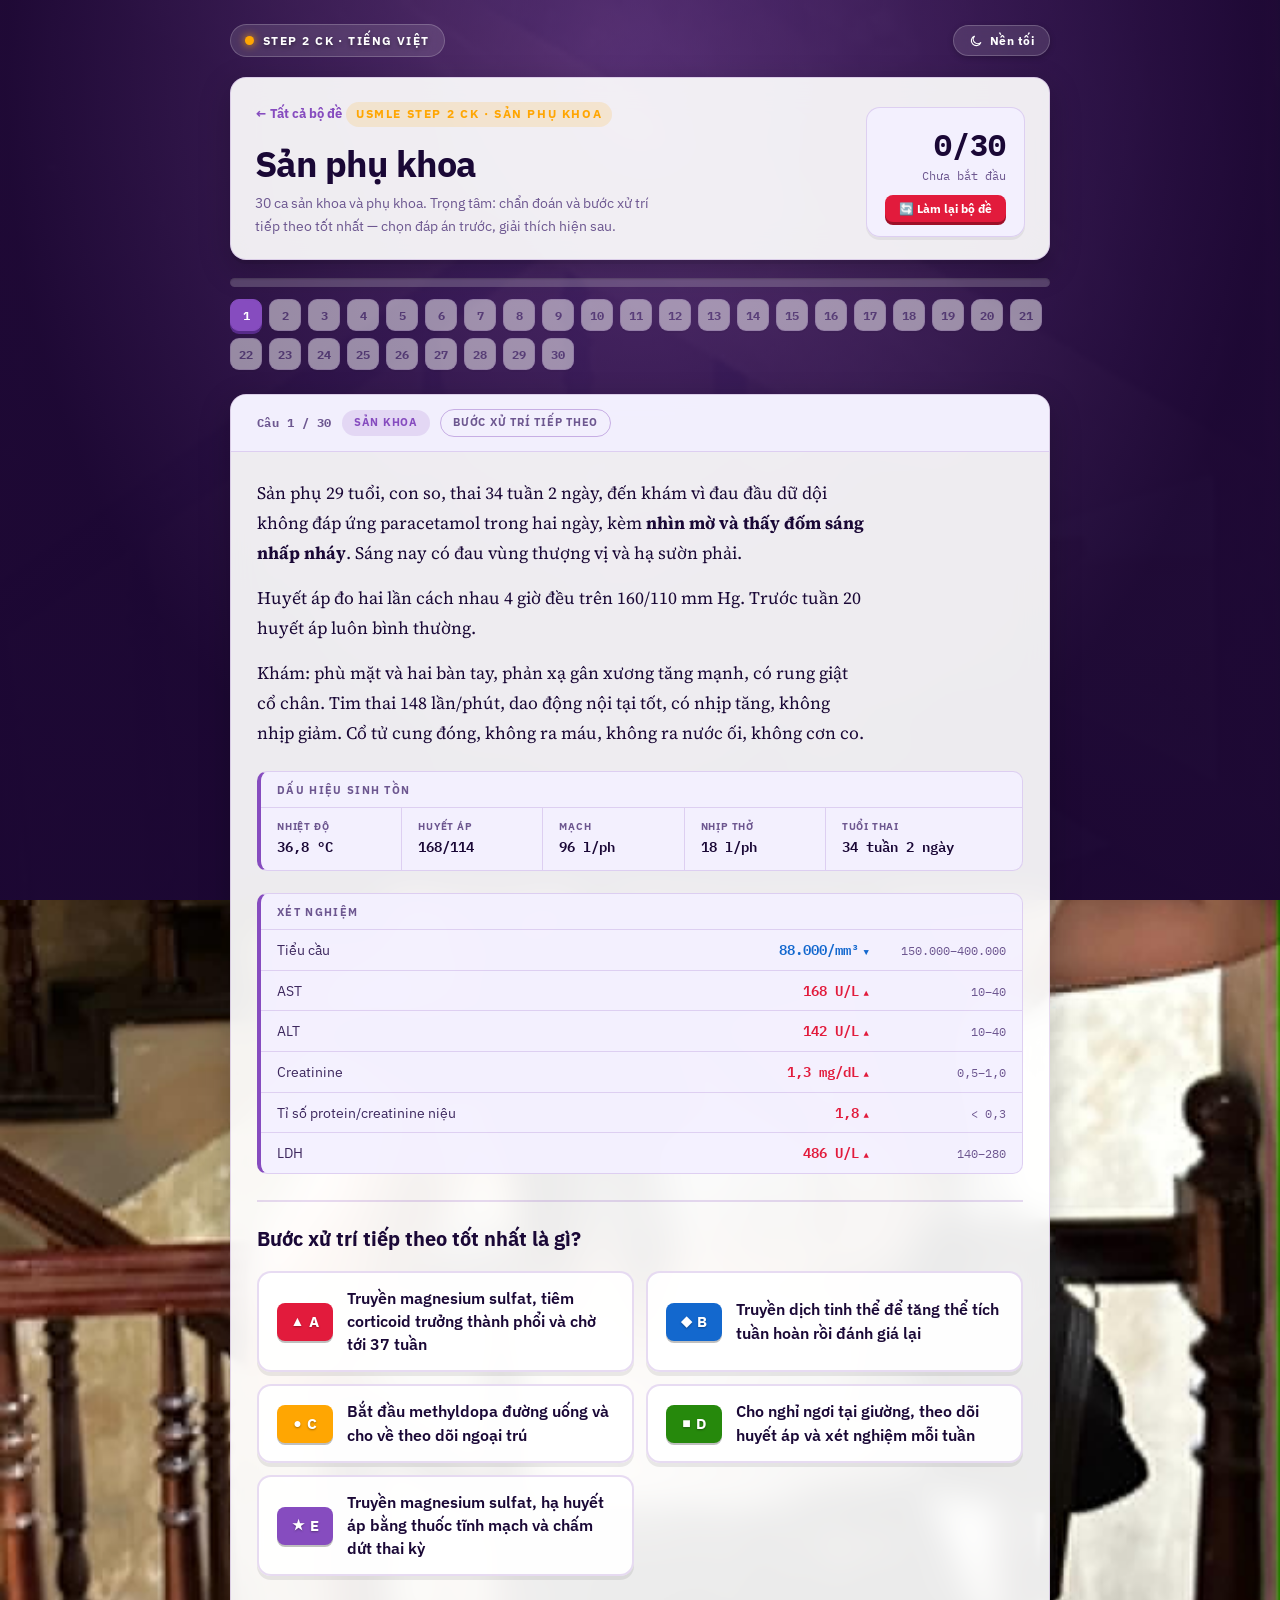
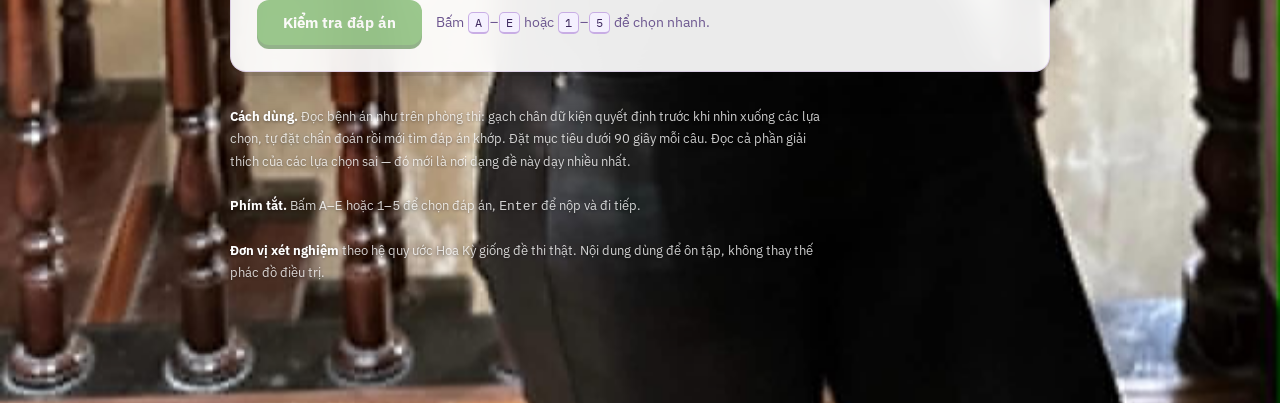
<file: san-phu-khoa/index.html>
<!doctype html>
<html lang="vi">
<head>
<meta charset="utf-8">
<meta name="viewport" content="width=device-width, initial-scale=1">
<title>Sản phụ khoa · USMLE Step 2 CK</title>
<meta name="description" content="30 ca lâm sàng sản phụ khoa kiểu UWorld cho USMLE Step 2 CK, trọng tâm chẩn đoán và bước xử trí tiếp theo, có giải thích từng lựa chọn.">
<meta name="theme-color" content="#0C6255">
<link rel="preconnect" href="https://fonts.googleapis.com">
<link rel="preconnect" href="https://fonts.gstatic.com" crossorigin>
<link rel="stylesheet" href="https://fonts.googleapis.com/css2?family=IBM+Plex+Mono:wght@400;500&family=IBM+Plex+Sans:wght@400;500;600&family=Source+Serif+4:opsz,wght@8..60,400;8..60,600&display=swap">
<link rel="stylesheet" href="../assets/style.css?v=kahoot3">
<link rel="icon" href="data:image/svg+xml,<svg xmlns='http://www.w3.org/2000/svg' viewBox='0 0 100 100'><text y='.9em' font-size='90'>%F0%9F%A9%BA</text></svg>">
<script>
  /* đặt giao diện trước khi vẽ để không bị nháy nền */
  try {
    var t = localStorage.getItem("step2ck:theme");
    if (t) document.documentElement.setAttribute("data-theme", t);
  } catch (e) {}
</script>
</head>
<body>

<div class="wrap">

  <div class="topbar">
    <a class="brandline" href="../"><span class="dot"></span>Step 2 CK · Tiếng Việt</a>
    <button class="themetoggle" type="button">Nền tối</button>
  </div>

  <header class="masthead">
    <div>
      <a class="backlink" href="../">← Tất cả bộ đề</a>
      <div class="eyebrow" id="set-eyebrow">USMLE Step 2 CK · Sản phụ khoa</div>
      <h1 id="set-title">Sản phụ khoa</h1>
      <p id="set-blurb">Trọng tâm: chẩn đoán và bước xử trí tiếp theo tốt nhất. Chọn đáp án trước, giải thích hiện sau.</p>
    </div>
    <div class="scorebox" id="scorebox"><b>0/30</b>chưa bắt đầu</div>
  </header>

  <div class="railwrap">
    <div class="railmeter"><i id="railmeter"></i></div>
    <nav class="rail" id="rail" aria-label="Tiến trình các câu"></nav>
  </div>

  <main id="stage" class="card"></main>

  <footer>
    <b>Cách dùng.</b> Đọc bệnh án như trên phòng thi: gạch chân dữ kiện quyết định trước khi nhìn xuống các lựa chọn, tự đặt chẩn đoán rồi mới tìm đáp án khớp. Đặt mục tiêu dưới 90 giây mỗi câu. Đọc cả phần giải thích của các lựa chọn sai — đó mới là nơi dạng đề này dạy nhiều nhất.
    <br><br>
    <b>Phím tắt.</b> Bấm <kbd>A</kbd>–<kbd>E</kbd> hoặc <kbd>1</kbd>–<kbd>5</kbd> để chọn đáp án, <kbd>Enter</kbd> để nộp và đi tiếp.
    <br><br>
    <b>Đơn vị xét nghiệm</b> theo hệ quy ước Hoa Kỳ giống đề thi thật. Nội dung dùng để ôn tập, không thay thế phác đồ điều trị.
  </footer>
</div>

<script src="../sets/san-phu-khoa.js"></script>
<script src="../assets/quiz.js?v=kahoot3"></script>
<script src="../assets/site.js?v=kahoot3"></script>
</body>
</html>
</file>
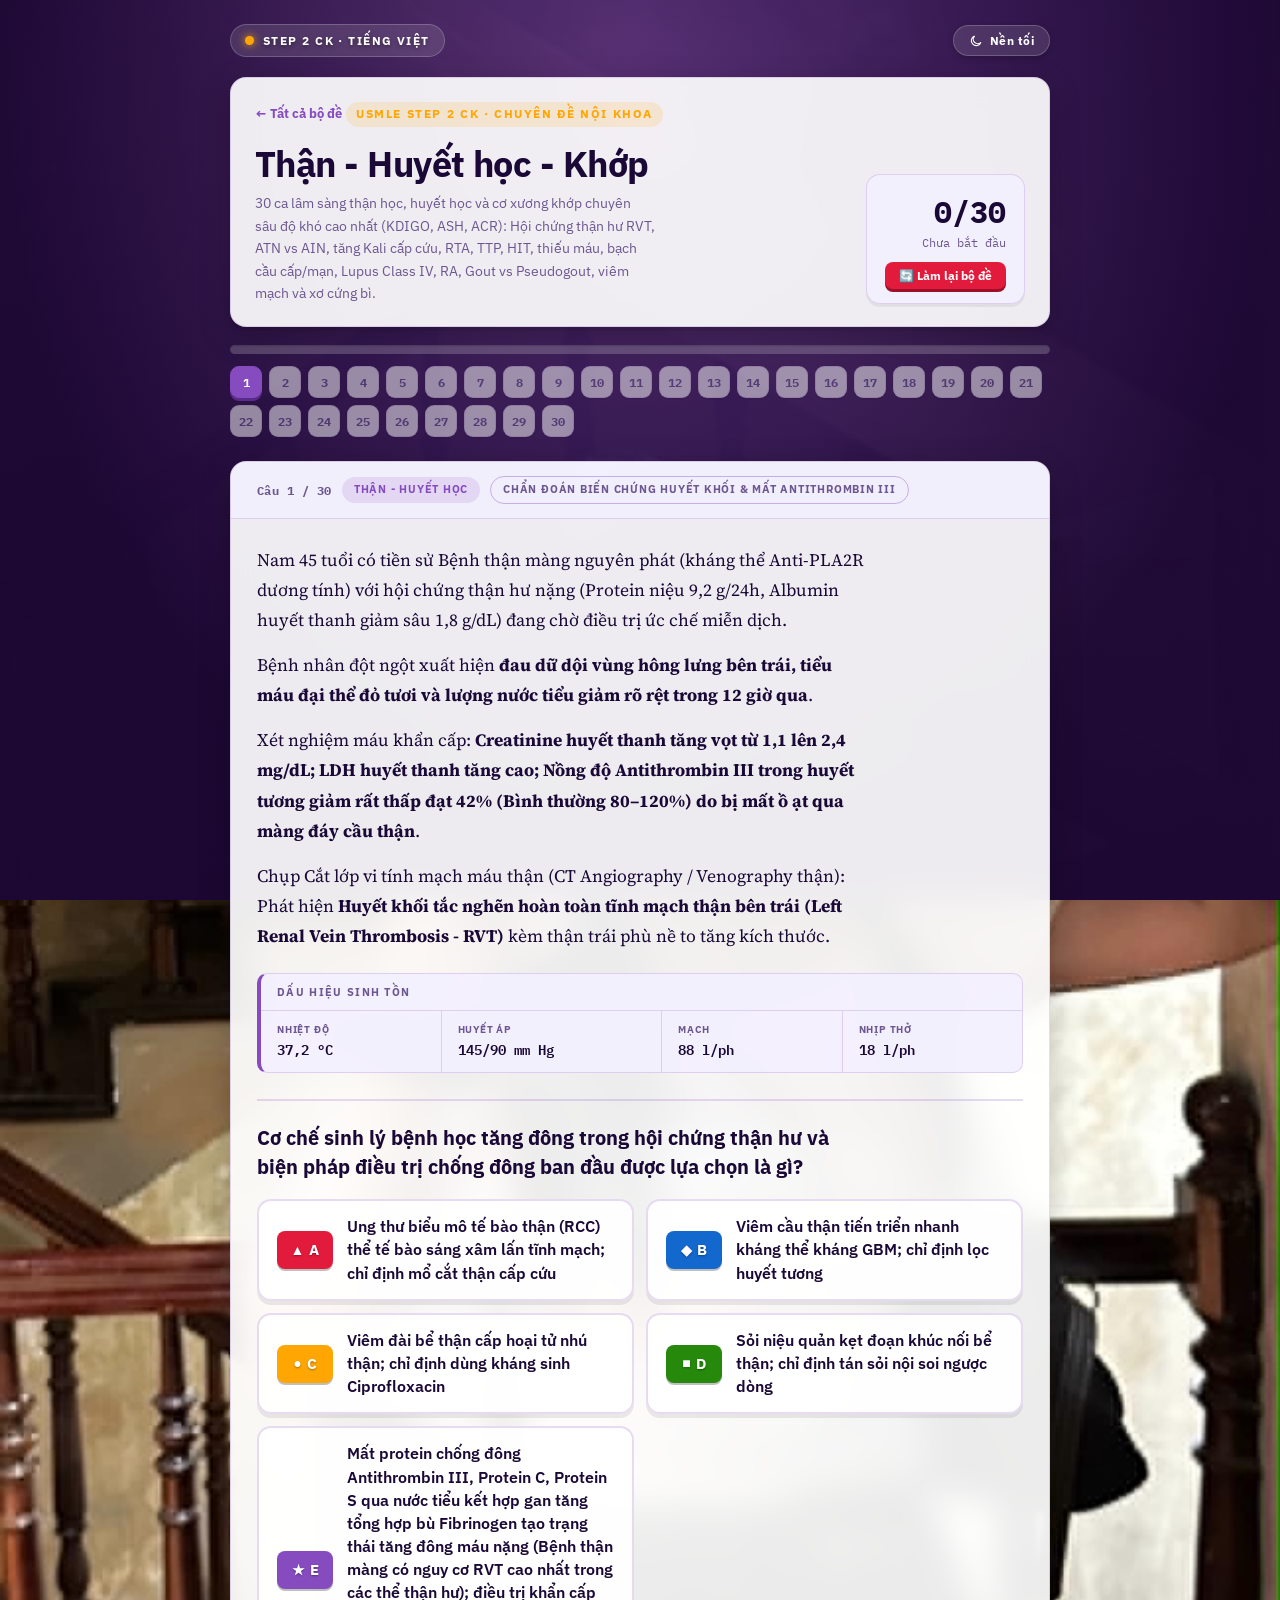
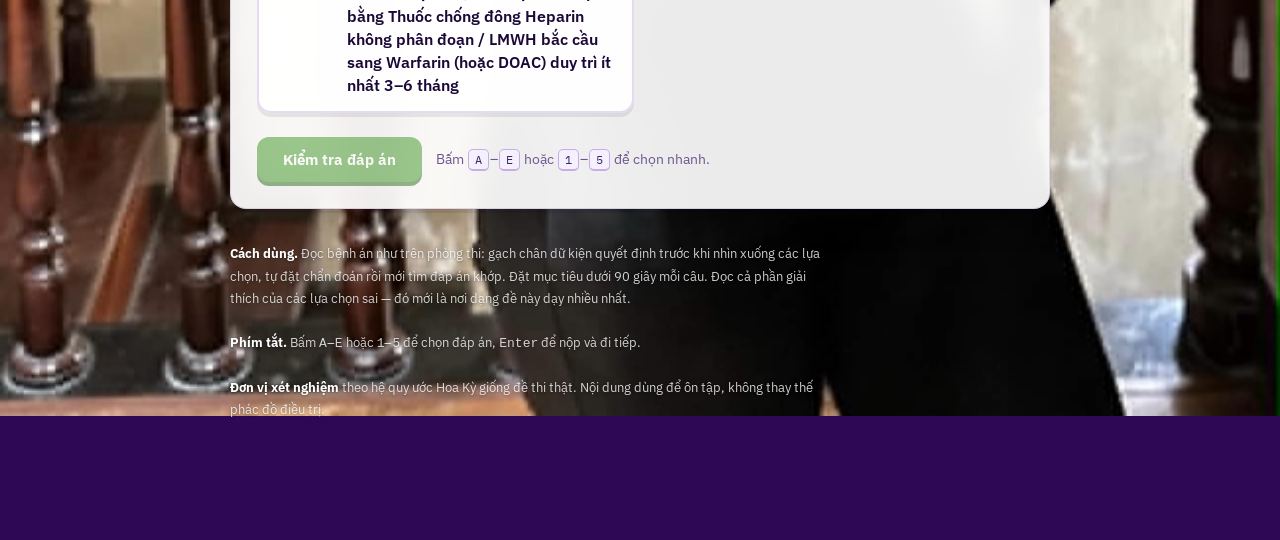
<file: than-huyet-hoc-khop/index.html>
<!doctype html>
<html lang="vi">
<head>
<meta charset="utf-8">
<meta name="viewport" content="width=device-width, initial-scale=1">
<title>Thận, Huyết học & Khớp · USMLE Step 2 CK</title>
<meta name="description" content="30 ca lâm sàng thận - huyết học - khớp chuyên sâu kiểu UWorld (KDIGO, ASH, ACR, Bạch Mai) cho USMLE Step 2 CK, có giải thích từng lựa chọn.">
<meta name="theme-color" content="#46178F">
<link rel="preconnect" href="https://fonts.googleapis.com">
<link rel="preconnect" href="https://fonts.gstatic.com" crossorigin>
<link rel="stylesheet" href="https://fonts.googleapis.com/css2?family=IBM+Plex+Mono:wght@400;500&family=IBM+Plex+Sans:wght@400;500;600&family=Source+Serif+4:opsz,wght@8..60,400;8..60,600&display=swap">
<link rel="stylesheet" href="../assets/style.css?v=kahoot3">
<link rel="icon" href="data:image/svg+xml,<svg xmlns='http://www.w3.org/2000/svg' viewBox='0 0 100 100'><text y='.9em' font-size='90'>%F0%9F%94%AC</text></svg>">
<script>
  try {
    var t = localStorage.getItem("step2ck:theme");
    if (t) document.documentElement.setAttribute("data-theme", t);
  } catch (e) {}
</script>
</head>
<body>

<div class="wrap">

  <div class="topbar">
    <a class="brandline" href="../"><span class="dot"></span>Step 2 CK · Tiếng Việt</a>
    <button class="themetoggle" type="button">Nền tối</button>
  </div>

  <header class="masthead">
    <div>
      <a class="backlink" href="../">← Tất cả bộ đề</a>
      <div class="eyebrow" id="set-eyebrow">USMLE Step 2 CK · Chuyên đề Nội khoa</div>
      <h1 id="set-title">Thận, Huyết học & Khớp</h1>
      <p id="set-blurb">30 ca lâm sàng chuyên sâu Thận - Huyết học - Cơ xương khớp (KDIGO, ASH, ACR, Bạch Mai): Hội chứng thận hư RVT, ATN, AIN, tăng kali máu ECG, thiếu máu thiếu sắt/B12/Thalassemia, AIHA, TTP, HIT, Đa u tủy xương MM, CML/CLL, Lupus SLE, Viêm khớp dạng thấp, Gout/Pseudogout, Viêm cột sống dính khớp và Viêm mạch máu ANCA.</p>
    </div>
    <div class="scorebox" id="scorebox"><b>0/30</b>chưa bắt đầu</div>
  </header>

  <div class="railwrap">
    <div class="railmeter"><i id="railmeter"></i></div>
    <nav class="rail" id="rail" aria-label="Tiến trình các câu"></nav>
  </div>

  <main id="stage" class="card"></main>

  <footer>
    <b>Cách dùng.</b> Đọc bệnh án như trên phòng thi: gạch chân dữ kiện quyết định trước khi nhìn xuống các lựa chọn, tự đặt chẩn đoán rồi mới tìm đáp án khớp. Đặt mục tiêu dưới 90 giây mỗi câu. Đọc cả phần giải thích của các lựa chọn sai — đó mới là nơi dạng đề này dạy nhiều nhất.
    <br><br>
    <b>Phím tắt.</b> Bấm <kbd>A</kbd>–<kbd>E</kbd> hoặc <kbd>1</kbd>–<kbd>5</kbd> để chọn đáp án, <kbd>Enter</kbd> để nộp và đi tiếp.
    <br><br>
    <b>Đơn vị xét nghiệm</b> theo hệ quy ước Hoa Kỳ giống đề thi thật. Nội dung dùng để ôn tập, không thay thế phác đồ điều trị.
  </footer>
</div>

<script src="../sets/than-huyet-hoc-khop.js"></script>
<script src="../assets/quiz.js?v=kahoot3"></script>
<script src="../assets/site.js?v=kahoot3"></script>
</body>
</html>
</file>
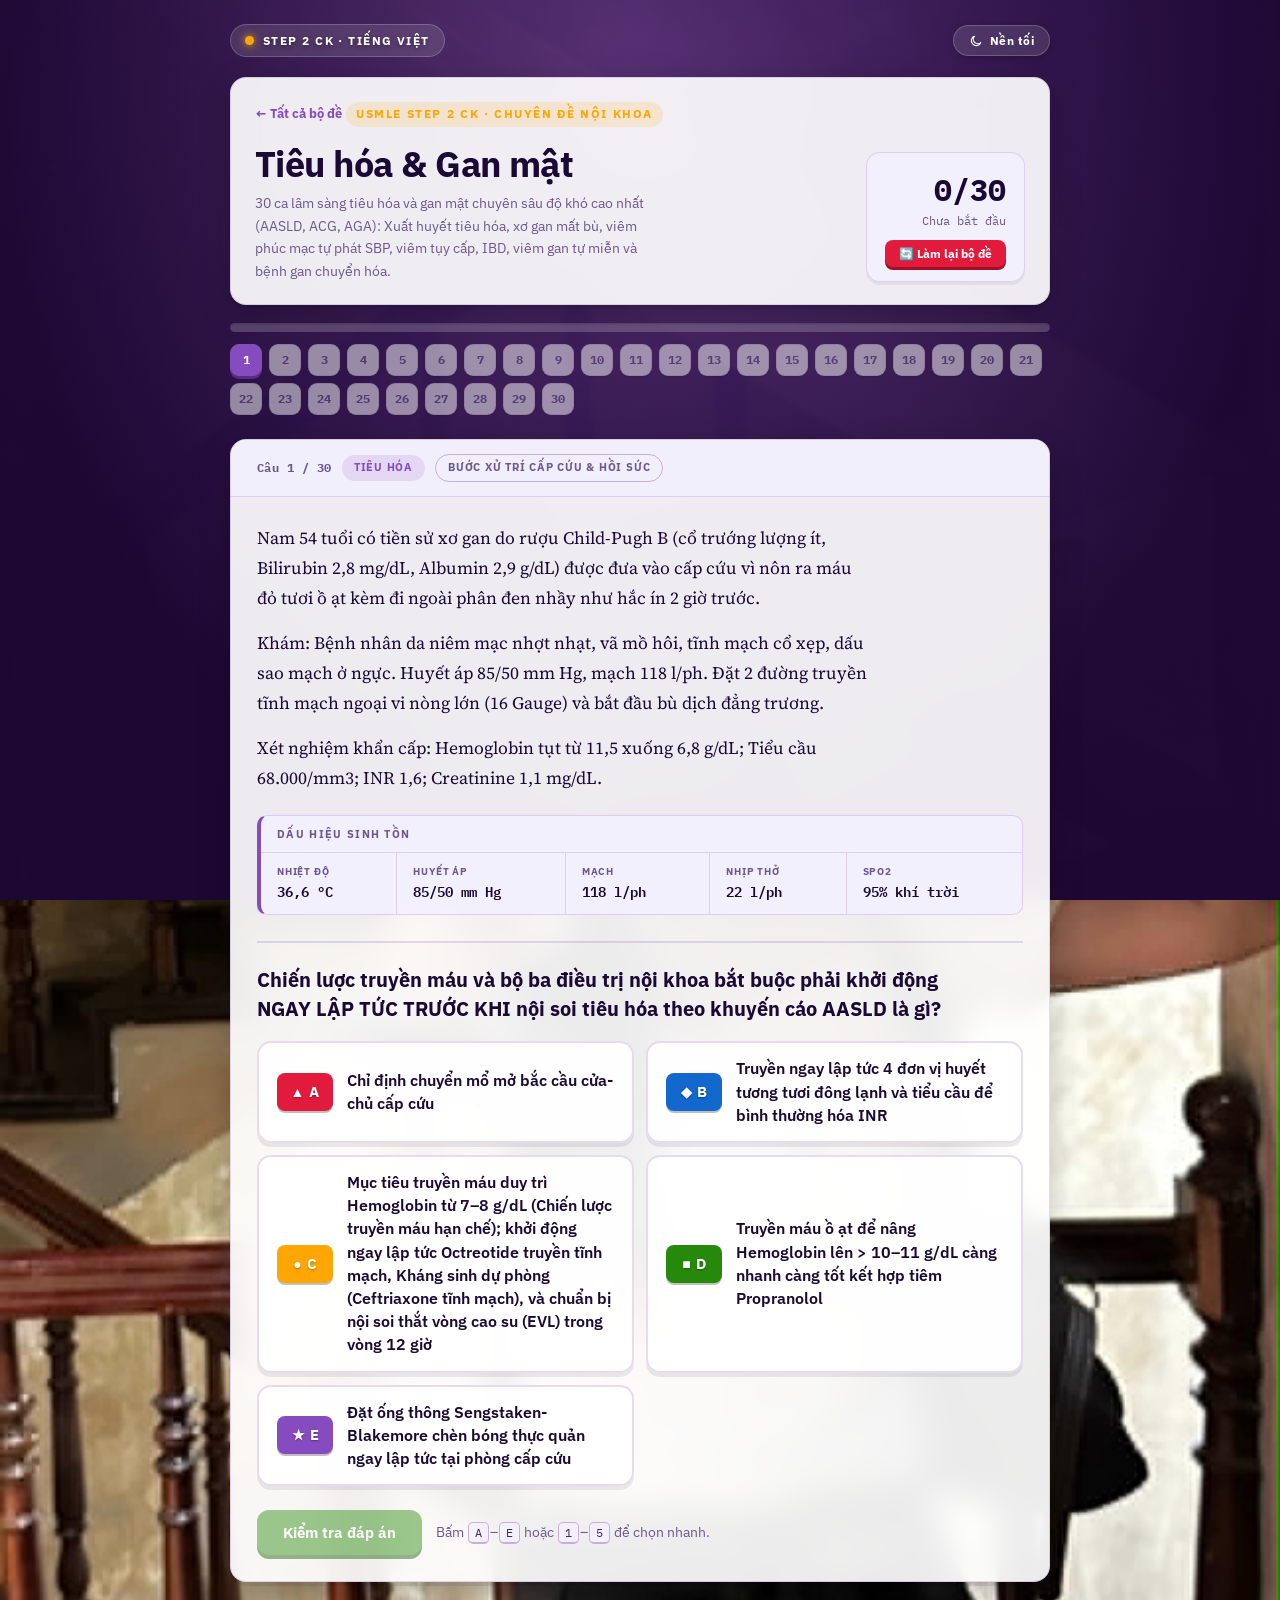
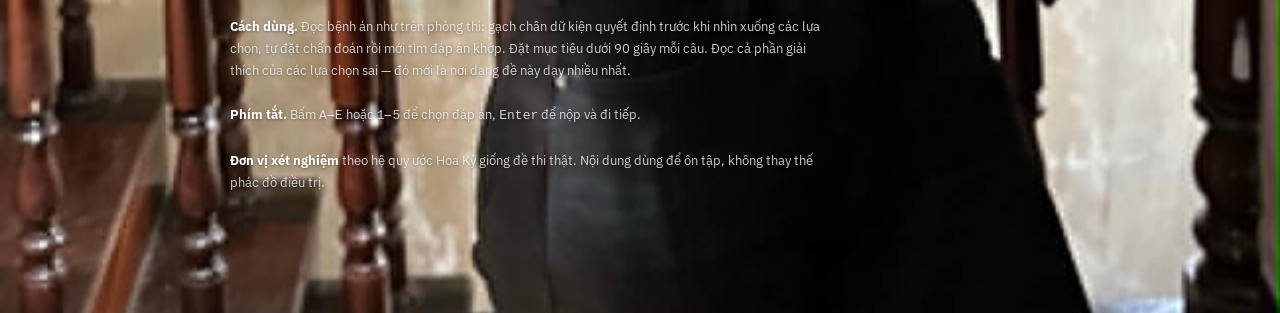
<file: tieu-hoa/index.html>
<!doctype html>
<html lang="vi">
<head>
<meta charset="utf-8">
<meta name="viewport" content="width=device-width, initial-scale=1">
<title>Tiêu hóa & Gan mật · USMLE Step 2 CK</title>
<meta name="description" content="30 ca lâm sàng tiêu hóa - gan mật chuyên sâu kiểu UWorld (AASLD, ACG, Bạch Mai) cho USMLE Step 2 CK, có giải thích từng lựa chọn.">
<meta name="theme-color" content="#46178F">
<link rel="preconnect" href="https://fonts.googleapis.com">
<link rel="preconnect" href="https://fonts.gstatic.com" crossorigin>
<link rel="stylesheet" href="https://fonts.googleapis.com/css2?family=IBM+Plex+Mono:wght@400;500&family=IBM+Plex+Sans:wght@400;500;600&family=Source+Serif+4:opsz,wght@8..60,400;8..60,600&display=swap">
<link rel="stylesheet" href="../assets/style.css?v=kahoot3">
<link rel="icon" href="data:image/svg+xml,<svg xmlns='http://www.w3.org/2000/svg' viewBox='0 0 100 100'><text y='.9em' font-size='90'>%F0%9F%A7%AA</text></svg>">
<script>
  try {
    var t = localStorage.getItem("step2ck:theme");
    if (t) document.documentElement.setAttribute("data-theme", t);
  } catch (e) {}
</script>
</head>
<body>

<div class="wrap">

  <div class="topbar">
    <a class="brandline" href="../"><span class="dot"></span>Step 2 CK · Tiếng Việt</a>
    <button class="themetoggle" type="button">Nền tối</button>
  </div>

  <header class="masthead">
    <div>
      <a class="backlink" href="../">← Tất cả bộ đề</a>
      <div class="eyebrow" id="set-eyebrow">USMLE Step 2 CK · Chuyên đề Nội khoa</div>
      <h1 id="set-title">Tiêu hóa & Gan mật</h1>
      <p id="set-blurb">30 ca lâm sàng tiêu hóa - gan mật chuyên sâu (AASLD, ACG, Bạch Mai): Xuất huyết tiêu hóa vỡ giãn TMTQ/loét, xơ gan SBP/não gan/HRS, viêm tụy cấp Atlanta, IBD (Crohn/UC), bệnh gan tự miễn/ứ đồng/ứ sắt và cấp cứu ngoại khoa tiêu hóa.</p>
    </div>
    <div class="scorebox" id="scorebox"><b>0/30</b>chưa bắt đầu</div>
  </header>

  <div class="railwrap">
    <div class="railmeter"><i id="railmeter"></i></div>
    <nav class="rail" id="rail" aria-label="Tiến trình các câu"></nav>
  </div>

  <main id="stage" class="card"></main>

  <footer>
    <b>Cách dùng.</b> Đọc bệnh án như trên phòng thi: gạch chân dữ kiện quyết định trước khi nhìn xuống các lựa chọn, tự đặt chẩn đoán rồi mới tìm đáp án khớp. Đặt mục tiêu dưới 90 giây mỗi câu. Đọc cả phần giải thích của các lựa chọn sai — đó mới là nơi dạng đề này dạy nhiều nhất.
    <br><br>
    <b>Phím tắt.</b> Bấm <kbd>A</kbd>–<kbd>E</kbd> hoặc <kbd>1</kbd>–<kbd>5</kbd> để chọn đáp án, <kbd>Enter</kbd> để nộp và đi tiếp.
    <br><br>
    <b>Đơn vị xét nghiệm</b> theo hệ quy ước Hoa Kỳ giống đề thi thật. Nội dung dùng để ôn tập, không thay thế phác đồ điều trị.
  </footer>
</div>

<script src="../sets/tieu-hoa.js"></script>
<script src="../assets/quiz.js?v=kahoot3"></script>
<script src="../assets/site.js?v=kahoot3"></script>
</body>
</html>
</file>
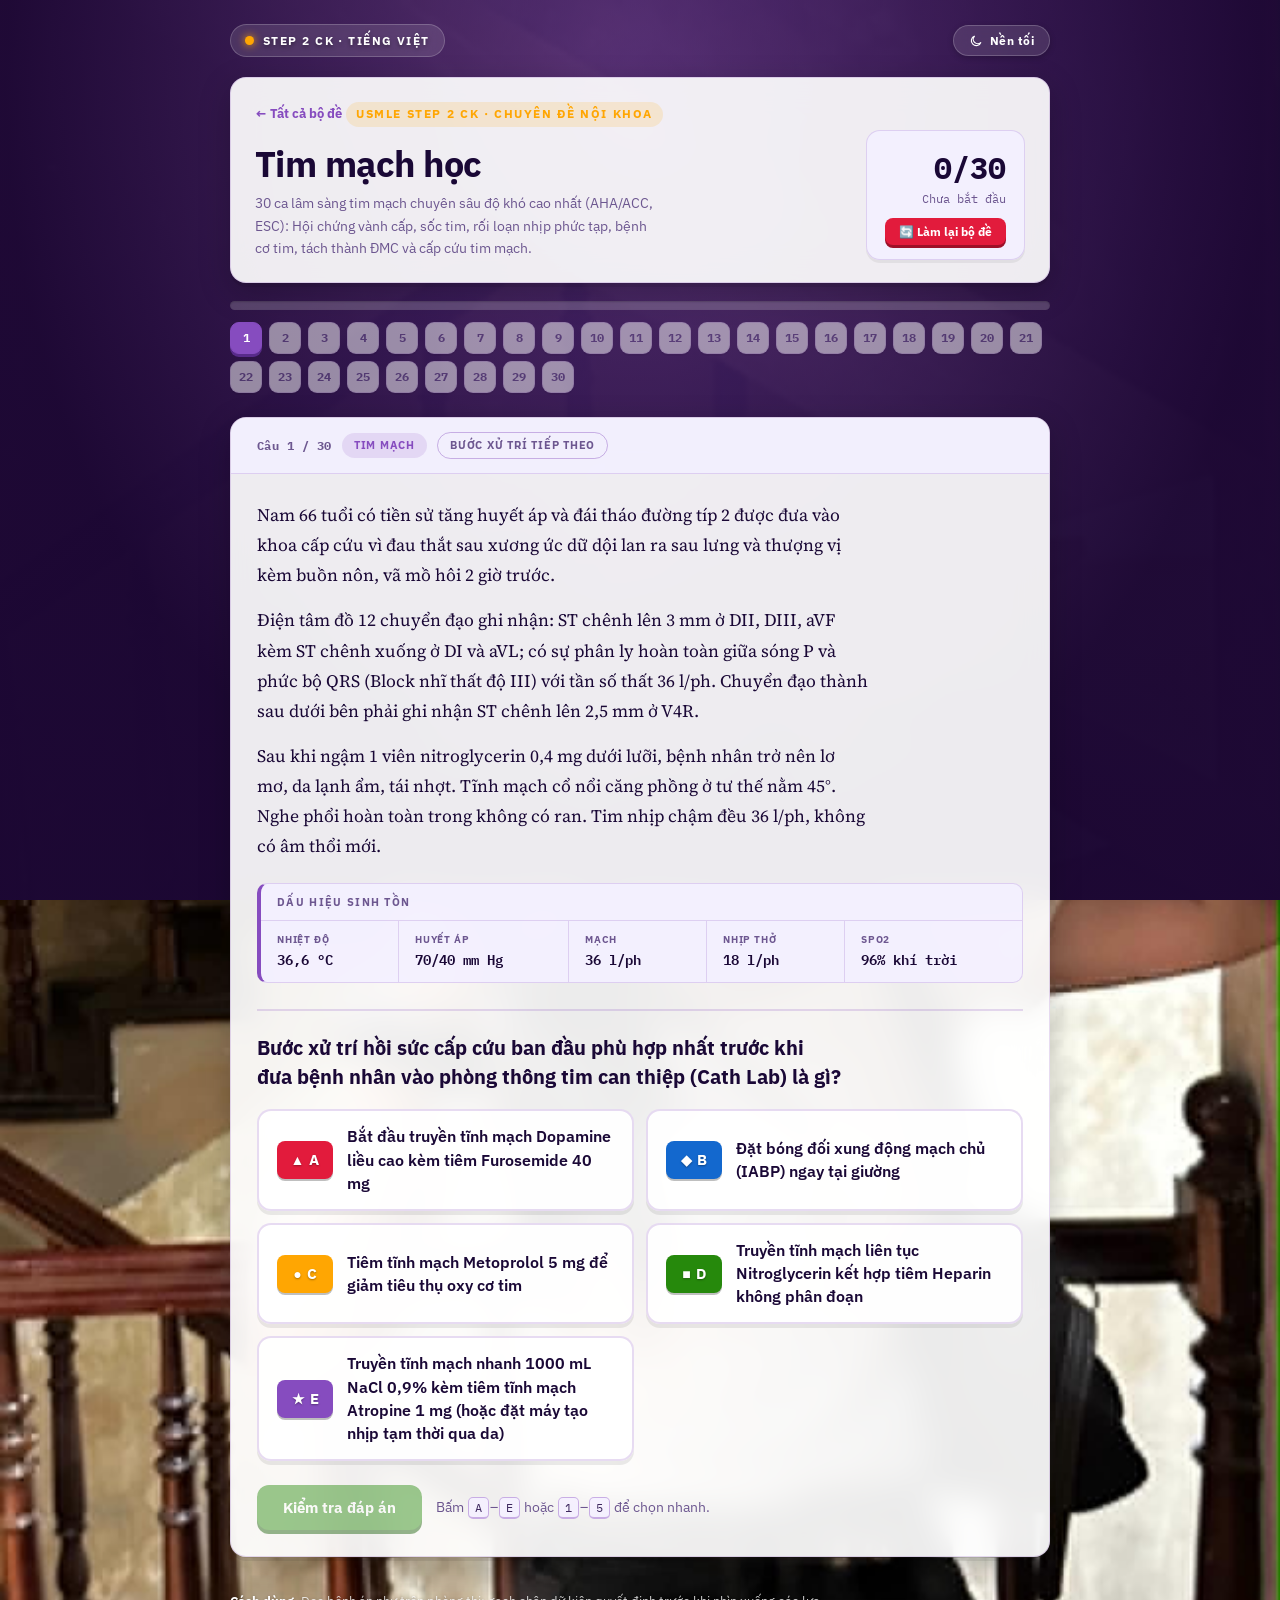
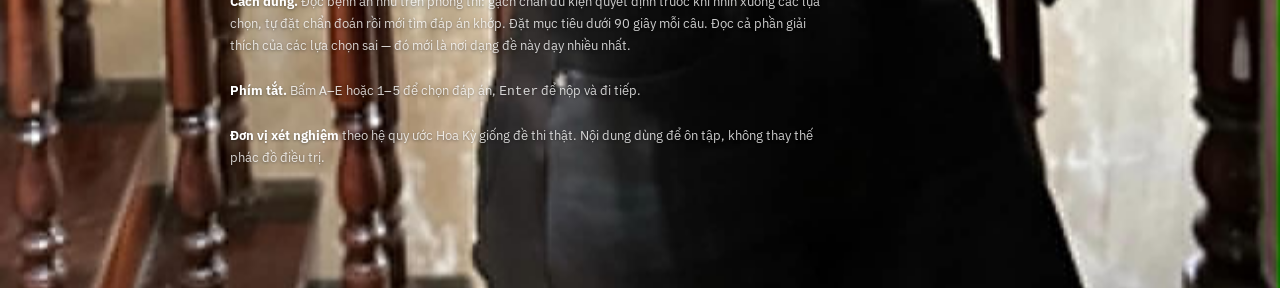
<file: tim-mach/index.html>
<!doctype html>
<html lang="vi">
<head>
<meta charset="utf-8">
<meta name="viewport" content="width=device-width, initial-scale=1">
<title>Tim mạch học · USMLE Step 2 CK</title>
<meta name="description" content="30 ca lâm sàng tim mạch học chuyên sâu kiểu UWorld (AHA/ACC, ESC, Bạch Mai) cho USMLE Step 2 CK, có giải thích từng lựa chọn.">
<meta name="theme-color" content="#46178F">
<link rel="preconnect" href="https://fonts.googleapis.com">
<link rel="preconnect" href="https://fonts.gstatic.com" crossorigin>
<link rel="stylesheet" href="https://fonts.googleapis.com/css2?family=IBM+Plex+Mono:wght@400;500&family=IBM+Plex+Sans:wght@400;500;600&family=Source+Serif+4:opsz,wght@8..60,400;8..60,600&display=swap">
<link rel="stylesheet" href="../assets/style.css?v=kahoot3">
<link rel="icon" href="data:image/svg+xml,<svg xmlns='http://www.w3.org/2000/svg' viewBox='0 0 100 100'><text y='.9em' font-size='90'>%F0%9F%AB%80</text></svg>">
<script>
  try {
    var t = localStorage.getItem("step2ck:theme");
    if (t) document.documentElement.setAttribute("data-theme", t);
  } catch (e) {}
</script>
</head>
<body>

<div class="wrap">

  <div class="topbar">
    <a class="brandline" href="../"><span class="dot"></span>Step 2 CK · Tiếng Việt</a>
    <button class="themetoggle" type="button">Nền tối</button>
  </div>

  <header class="masthead">
    <div>
      <a class="backlink" href="../">← Tất cả bộ đề</a>
      <div class="eyebrow" id="set-eyebrow">USMLE Step 2 CK · Chuyên đề Nội khoa</div>
      <h1 id="set-title">Tim mạch học</h1>
      <p id="set-blurb">30 ca lâm sàng tim mạch chuyên sâu (AHA/ACC, ESC, Bạch Mai): Hội chứng vành cấp, suy tim HFrEF 4 trụ cột, rối loạn nhịp, bệnh van tim và cấp cứu tim mạch.</p>
    </div>
    <div class="scorebox" id="scorebox"><b>0/30</b>chưa bắt đầu</div>
  </header>

  <div class="railwrap">
    <div class="railmeter"><i id="railmeter"></i></div>
    <nav class="rail" id="rail" aria-label="Tiến trình các câu"></nav>
  </div>

  <main id="stage" class="card"></main>

  <footer>
    <b>Cách dùng.</b> Đọc bệnh án như trên phòng thi: gạch chân dữ kiện quyết định trước khi nhìn xuống các lựa chọn, tự đặt chẩn đoán rồi mới tìm đáp án khớp. Đặt mục tiêu dưới 90 giây mỗi câu. Đọc cả phần giải thích của các lựa chọn sai — đó mới là nơi dạng đề này dạy nhiều nhất.
    <br><br>
    <b>Phím tắt.</b> Bấm <kbd>A</kbd>–<kbd>E</kbd> hoặc <kbd>1</kbd>–<kbd>5</kbd> để chọn đáp án, <kbd>Enter</kbd> để nộp và đi tiếp.
    <br><br>
    <b>Đơn vị xét nghiệm</b> theo hệ quy ước Hoa Kỳ giống đề thi thật. Nội dung dùng để ôn tập, không thay thế phác đồ điều trị.
  </footer>
</div>

<script src="../sets/tim-mach.js"></script>
<script src="../assets/quiz.js?v=kahoot3"></script>
<script src="../assets/site.js?v=kahoot3"></script>
</body>
</html>
</file>
<file: assets/style.css>
/* ==========================================================================
   USMLE Step 2 CK — Giao diện phong cách Kahoot & Glassmorphism
   Hình nền cá nhân hóa với bảng màu rực rỡ, phím bấm 3D và hình khối đặc trưng.
   ========================================================================== */

:root{
  --paper:#2E0854;
  --surface:rgba(255, 255, 255, 0.92);
  --surface-2:rgba(244, 240, 255, 0.92);
  --ink:#1A0836;
  --ink-2:#3D285E;
  --ink-3:#6D5790;
  --line:rgba(134, 76, 191, 0.20);
  --line-strong:rgba(134, 76, 191, 0.40);
  --accent:#864CBF;
  --accent-2:#46178F;
  --accent-3:#A86CE4;
  --accent-soft:rgba(134, 76, 191, 0.14);
  --warm:#FFA602;
  --warm-soft:rgba(255, 166, 2, 0.16);
  --good:#26890C;
  --good-soft:#E5F5DE;
  --good-line:#73C358;
  --bad:#E21B3C;
  --bad-soft:#FDE8EC;
  --bad-line:#F48B9D;
  --on-accent:#FFFFFF;
  --shadow:0 10px 32px rgba(0,0,0,.22), 0 4px 0 rgba(0,0,0,.08);
  --shadow-lift:0 16px 44px rgba(0,0,0,.30), 0 6px 0 rgba(0,0,0,.10);
  --radius:16px;
  --serif:"Source Serif 4", Georgia, "Times New Roman", serif;
  --sans:"IBM Plex Sans", "Segoe UI", Roboto, Helvetica, Arial, sans-serif;
  --mono:"IBM Plex Mono", "SF Mono", Consolas, monospace;
}

@media (prefers-color-scheme: dark){
  :root:not([data-theme="light"]){
    --paper:#120324;
    --surface:rgba(28, 12, 50, 0.88);
    --surface-2:rgba(42, 20, 72, 0.88);
    --ink:#F7F3FF;
    --ink-2:#D4C6ED;
    --ink-3:#9E8CBF;
    --line:rgba(168, 108, 228, 0.25);
    --line-strong:rgba(168, 108, 228, 0.48);
    --accent:#B37DED;
    --accent-2:#DAB6FF;
    --accent-3:#9D5CE6;
    --accent-soft:rgba(168, 108, 228, 0.22);
    --warm:#FFBE3B;
    --warm-soft:rgba(255, 190, 59, 0.20);
    --good:#4CD12A;
    --good-soft:rgba(46, 173, 14, 0.22);
    --good-line:#389914;
    --bad:#FF4D6D;
    --bad-soft:rgba(226, 27, 60, 0.24);
    --bad-line:#A3132B;
    --on-accent:#120324;
    --shadow:0 12px 36px rgba(0,0,0,.55), 0 4px 0 rgba(0,0,0,.4);
    --shadow-lift:0 18px 48px rgba(0,0,0,.65), 0 6px 0 rgba(0,0,0,.5);
  }
}

:root[data-theme="dark"]{
  --paper:#120324;
  --surface:rgba(28, 12, 50, 0.88);
  --surface-2:rgba(42, 20, 72, 0.88);
  --ink:#F7F3FF;
  --ink-2:#D4C6ED;
  --ink-3:#9E8CBF;
  --line:rgba(168, 108, 228, 0.25);
  --line-strong:rgba(168, 108, 228, 0.48);
  --accent:#B37DED;
  --accent-2:#DAB6FF;
  --accent-3:#9D5CE6;
  --accent-soft:rgba(168, 108, 228, 0.22);
  --warm:#FFBE3B;
  --warm-soft:rgba(255, 190, 59, 0.20);
  --good:#4CD12A;
  --good-soft:rgba(46, 173, 14, 0.22);
  --good-line:#389914;
  --bad:#FF4D6D;
  --bad-soft:rgba(226, 27, 60, 0.24);
  --bad-line:#A3132B;
  --on-accent:#120324;
  --shadow:0 12px 36px rgba(0,0,0,.55), 0 4px 0 rgba(0,0,0,.4);
  --shadow-lift:0 18px 48px rgba(0,0,0,.65), 0 6px 0 rgba(0,0,0,.5);
}

*{box-sizing:border-box}
html{color-scheme:light dark}
body{
  margin:0;
  background-color:#2E0854;
  background-image:
    radial-gradient(ellipse at 50% 10%, rgba(134, 76, 191, 0.48) 0%, rgba(30, 8, 55, 0.88) 70%),
    linear-gradient(180deg, rgba(25, 6, 46, 0.78) 0%, rgba(12, 3, 22, 0.92) 100%),
    url('bg.png');
  background-size:cover;
  background-position:center top;
  background-attachment:fixed;
  background-repeat:no-repeat;
  color:var(--ink);
  font-family:var(--sans);
  font-size:16px;
  line-height:1.6;
  -webkit-font-smoothing:antialiased;
  min-height:100vh;
}
img{max-width:100%}
:focus-visible{outline:3px solid var(--accent); outline-offset:2px; border-radius:6px}
@media (prefers-reduced-motion: reduce){*{animation:none !important; transition:none !important}}

.wrap{max-width:860px; margin:0 auto; padding:24px 20px 120px}

/* ---------- thanh trên cùng ---------- */
.topbar{display:flex; align-items:center; justify-content:space-between; gap:12px; margin-bottom:20px}
.brandline{
  display:inline-flex; align-items:center; gap:9px;
  font-size:12px; font-weight:700; letter-spacing:.12em; text-transform:uppercase;
  color:#FFFFFF; text-decoration:none;
  text-shadow:0 2px 4px rgba(0,0,0,.4);
  background:rgba(255,255,255,.12);
  padding:6px 14px; border-radius:999px;
  backdrop-filter:blur(8px);
  border:1px solid rgba(255,255,255,.2);
  transition:background .15s ease, transform .15s ease;
}
.brandline .dot{width:9px; height:9px; border-radius:50%; background:#FFA602; flex:0 0 auto; box-shadow:0 0 8px #FFA602}
a.brandline:hover{background:rgba(255,255,255,.2); transform:translateY(-1px)}
.themetoggle{
  display:inline-flex; align-items:center; gap:7px;
  padding:7px 15px; cursor:pointer;
  font-family:var(--sans); font-size:12px; font-weight:700; letter-spacing:.04em;
  color:#FFFFFF; background:rgba(255,255,255,.12);
  border:1px solid rgba(255,255,255,.2); border-radius:999px;
  backdrop-filter:blur(8px);
  box-shadow:0 2px 6px rgba(0,0,0,.2);
  transition:border-color .15s ease, background .15s ease, transform .15s ease;
}
.themetoggle:hover{background:rgba(255,255,255,.24); transform:translateY(-1px)}
.themetoggle svg{width:14px; height:14px; fill:none; stroke:currentColor; stroke-width:2; stroke-linecap:round}

/* ---------- ảnh đại diện ---------- */
.avatar{
  position:relative; flex:0 0 auto;
  border-radius:50%; overflow:hidden;
  background:linear-gradient(150deg, #864CBF, #FFA602);
  box-shadow:0 0 0 4px #FFFFFF, 0 0 0 7px #FFA602, 0 14px 32px rgba(0,0,0,.45);
}
.avatar img{width:100%; height:100%; object-fit:cover; object-position:50% 20%; display:block; position:relative; z-index:1}
.avatar .fallback{
  position:absolute; inset:0; display:grid; place-items:center; z-index:0;
  font-family:var(--sans); font-weight:700; color:#FFFFFF;
  font-size:.4em; letter-spacing:.02em; pointer-events:none;
}
.avatar.lg{width:112px; height:112px; font-size:112px}
.avatar.sm{
  width:44px; height:44px; font-size:44px;
  box-shadow:0 0 0 2px #FFFFFF, 0 0 0 4px #FFA602, 0 4px 10px rgba(0,0,0,.3);
}

/* ---------- hero trang chủ ---------- */
.hero{
  display:flex; align-items:center; gap:24px; flex-wrap:wrap;
  padding:28px;
  background:var(--surface);
  backdrop-filter:blur(16px);
  -webkit-backdrop-filter:blur(16px);
  border:1px solid var(--line); border-radius:var(--radius);
  box-shadow:var(--shadow);
}
.hero-text{flex:1 1 320px; min-width:0}
.eyebrow{
  display:inline-block;
  font-size:11.5px; font-weight:700; letter-spacing:.14em; text-transform:uppercase;
  color:#FFA602; background:rgba(255,166,2,.15);
  padding:3px 10px; border-radius:999px;
  margin-bottom:6px;
}
.hero h1{
  font-family:var(--sans); font-weight:800;
  font-size:clamp(28px,4.8vw,40px); line-height:1.15;
  margin:4px 0 0; text-wrap:balance; letter-spacing:-.02em;
}
.hero p{margin:10px 0 0; color:var(--ink-2); font-size:15px; max-width:54ch}
.owner{
  margin-top:16px; padding-top:14px; border-top:1px solid var(--line);
  font-size:13px; color:var(--ink-3);
}
.owner b{color:var(--ink-2); font-weight:700}

/* ---------- dải số liệu ---------- */
.stats{
  display:grid; grid-template-columns:repeat(auto-fit,minmax(120px,1fr)); gap:2px;
  margin-top:16px; background:var(--line);
  border:1px solid var(--line); border-radius:var(--radius); overflow:hidden;
  box-shadow:var(--shadow);
}
.stats div{background:var(--surface); backdrop-filter:blur(16px); padding:16px 18px}
.stats b{
  display:block; font-family:var(--sans); font-size:26px; font-weight:800;
  color:var(--ink); font-variant-numeric:tabular-nums; line-height:1.2;
}
.stats span{
  display:block; margin-top:3px;
  font-size:10.5px; font-weight:700; letter-spacing:.1em; text-transform:uppercase; color:var(--ink-3);
}
.stats .accent b{color:#864CBF}
.stat-highlight{
  background:linear-gradient(135deg, rgba(134, 76, 191, 0.14), rgba(255, 166, 2, 0.16)) !important;
  border-bottom:3px solid #FFA602;
}
.stat-highlight b{color:#FFA602 !important; text-shadow:0 0 12px rgba(255, 166, 2, 0.3)}

/* ---------- Khối tiến trình tổng quan nổi bật (Progress Dashboard Hero) ---------- */
.progress-hero{
  margin-top:18px;
  padding:22px 24px;
  background:var(--surface);
  backdrop-filter:blur(16px);
  -webkit-backdrop-filter:blur(16px);
  border:1.5px solid var(--line-strong);
  border-radius:var(--radius);
  box-shadow:var(--shadow-lift);
  position:relative;
  overflow:hidden;
}
.progress-hero::before{
  content:"";
  position:absolute;
  inset:0 0 auto 0;
  height:4px;
  background:linear-gradient(90deg, #FFA602, #E21B3C, #864CBF, #26890C);
}
.progress-hero-head{
  display:flex;
  align-items:center;
  justify-content:space-between;
  gap:16px;
  flex-wrap:wrap;
  margin-bottom:16px;
}
.progress-hero-title{
  display:flex;
  align-items:center;
  gap:12px;
}
.progress-icon{
  width:44px;
  height:44px;
  border-radius:12px;
  background:linear-gradient(135deg, rgba(255,166,2,0.2), rgba(134,76,191,0.2));
  border:1px solid rgba(255,166,2,0.3);
  display:grid;
  place-items:center;
  font-size:22px;
  flex:0 0 auto;
}
.progress-hero-title h3{
  margin:0;
  font-family:var(--sans);
  font-size:18px;
  font-weight:800;
  color:var(--ink);
  letter-spacing:-.01em;
}
.progress-hero-title p{
  margin:2px 0 0;
  font-size:13px;
  color:var(--ink-3);
}
.btn-reset-all-subtle{
  display:inline-flex;
  align-items:center;
  gap:6px;
  padding:6px 14px;
  font-family:var(--sans);
  font-size:12px;
  font-weight:700;
  color:var(--ink-3);
  background:var(--surface-2);
  border:1px solid var(--line);
  border-radius:999px;
  cursor:pointer;
  transition:all .15s ease;
}
.btn-reset-all-subtle:hover{
  color:#E21B3C;
  border-color:#E21B3C;
  background:rgba(226,27,60,0.1);
  transform:translateY(-1px);
}

.overall-meter-wrap{
  background:var(--surface-2);
  padding:14px 16px;
  border-radius:12px;
  border:1px solid var(--line);
}
.overall-meter{
  height:12px;
  border-radius:999px;
  background:rgba(0,0,0,0.14);
  overflow:hidden;
  position:relative;
  box-shadow:inset 0 1px 3px rgba(0,0,0,0.2);
}
.overall-meter i{
  display:block;
  height:100%;
  width:0%;
  background:linear-gradient(90deg, #FFA602 0%, #E21B3C 50%, #864CBF 100%);
  border-radius:999px;
  box-shadow:0 0 12px rgba(255,166,2,0.5);
  transition:width .6s cubic-bezier(.34, 1.56, .64, 1);
}
.overall-meter-labels{
  display:flex;
  justify-content:space-between;
  align-items:center;
  gap:10px;
  margin-top:10px;
  font-family:var(--mono);
  font-size:13px;
  color:var(--ink-2);
  font-weight:600;
}
.overall-meter-labels b{
  color:var(--ink);
  font-weight:800;
}

/* ---------- header trang làm đề ---------- */
.masthead{
  display:flex; flex-wrap:wrap; align-items:flex-end; justify-content:space-between;
  gap:16px 20px;
  padding:22px 24px;
  background:var(--surface);
  backdrop-filter:blur(16px);
  -webkit-backdrop-filter:blur(16px);
  border:1px solid var(--line); border-radius:var(--radius);
  box-shadow:var(--shadow);
}
.masthead h1{
  font-family:var(--sans); font-weight:800;
  font-size:clamp(26px,4.4vw,36px); line-height:1.15;
  margin:6px 0 0; text-wrap:balance; letter-spacing:-.015em;
}
.masthead p{margin:8px 0 0; color:var(--ink-3); font-size:14px; max-width:50ch}
.backlink{
  display:inline-flex; align-items:center; gap:6px; margin-bottom:12px;
  font-size:13px; font-weight:700; color:var(--accent); text-decoration:none;
}
.backlink:hover{color:#FFA602}
.scorebox{
  text-align:right; font-family:var(--mono); font-size:12px; color:var(--ink-3); line-height:1.5;
  padding:14px 18px; border:1px solid var(--line); border-radius:14px; background:var(--surface-2);
  display:flex; flex-direction:column; align-items:flex-end;
  box-shadow:0 3px 0 rgba(0,0,0,.06);
}
.scorebox b{display:block; font-size:30px; color:var(--ink); font-weight:800; font-variant-numeric:tabular-nums}

/* ---------- thanh tiến trình ---------- */
.railwrap{margin:18px 0 24px}
.railmeter{height:9px; border-radius:999px; background:rgba(255,255,255,.2); overflow:hidden; margin-bottom:12px; backdrop-filter:blur(4px); box-shadow:inset 0 1px 2px rgba(0,0,0,.2)}
.railmeter i{
  display:block; height:100%; width:0;
  background:linear-gradient(90deg, #FFA602, #E21B3C, #864CBF);
  border-radius:999px; transition:width .35s cubic-bezier(.4,0,.2,1);
  box-shadow:0 0 10px rgba(255,166,2,.6);
}
.rail{display:flex; flex-wrap:wrap; gap:7px}
.pip{
  width:32px; height:32px; padding:0; cursor:pointer;
  display:grid; place-items:center;
  background:var(--surface); border:1px solid var(--line); border-radius:9px;
  font-family:var(--mono); font-size:12px; font-weight:700; font-variant-numeric:tabular-nums;
  color:var(--ink-3);
  box-shadow:0 2px 0 rgba(0,0,0,.08);
  transition:transform .12s ease, border-color .12s ease, background .12s ease;
}
.pip:hover:not(:disabled){transform:translateY(-2px); border-color:var(--line-strong)}
.pip[data-state="current"]{background:#864CBF; border-color:#864CBF; color:#FFFFFF; box-shadow:0 3px 0 #582B8A}
.pip[data-state="correct"]{background:#26890C; border-color:#26890C; color:#FFFFFF; box-shadow:0 3px 0 #185E07}
.pip[data-state="wrong"]{background:#E21B3C; border-color:#E21B3C; color:#FFFFFF; box-shadow:0 3px 0 #9E1028}
.pip:disabled{cursor:default; opacity:.55}

/* ---------- thẻ ca lâm sàng ---------- */
.card{
  background:var(--surface);
  backdrop-filter:blur(16px);
  -webkit-backdrop-filter:blur(16px);
  border:1px solid var(--line);
  border-radius:var(--radius);
  box-shadow:var(--shadow);
  overflow:hidden;
}
.card-top{
  display:flex; flex-wrap:wrap; align-items:center; gap:10px;
  padding:14px 26px;
  border-bottom:1px solid var(--line);
  background:var(--surface-2);
}
.qnum{font-family:var(--mono); font-size:12px; font-weight:700; color:var(--ink-3); letter-spacing:.04em}
.chip{
  font-size:11px; font-weight:700; letter-spacing:.07em; text-transform:uppercase;
  padding:4px 12px; border-radius:999px;
  background:var(--accent-soft); color:var(--accent);
}
.chip.task{background:transparent; color:var(--ink-3); border:1px solid var(--line-strong)}

.body{padding:26px}
.fadein{animation:fade .3s cubic-bezier(.2,0,.2,1) both}
@keyframes fade{from{opacity:0; transform:translateY(8px)} to{opacity:1; transform:none}}

.vignette{
  font-family:var(--serif); font-size:17.5px; line-height:1.72; color:var(--ink);
  max-width:68ch;
}
.vignette p{margin:0 0 15px}
.vignette p:last-child{margin-bottom:0}

/* ---------- khối dữ liệu lâm sàng ---------- */
.datablock{
  margin:22px 0;
  border:1px solid var(--line);
  border-left:4px solid #864CBF;
  background:var(--surface-2);
  border-radius:10px;
  overflow:hidden;
}
.datablock .scroll{overflow-x:auto}
.datablock h4{
  margin:0; padding:10px 16px 8px;
  font-size:11px; font-weight:700; letter-spacing:.12em; text-transform:uppercase;
  color:var(--ink-3); border-bottom:1px solid var(--line);
}
.vitals{display:flex; flex-wrap:wrap; gap:0; font-family:var(--mono); font-size:13.5px}
.vitals div{padding:11px 16px; flex:1 1 auto; min-width:110px; border-right:1px solid var(--line)}
.vitals div:last-child{border-right:0}
.vitals span{
  display:block; font-size:10px; letter-spacing:.08em; text-transform:uppercase;
  color:var(--ink-3); font-family:var(--sans); font-weight:700;
}
.vitals b{font-weight:600; font-variant-numeric:tabular-nums}

table.labs{width:100%; border-collapse:collapse; font-family:var(--mono); font-size:13.5px}
table.labs td{padding:8px 16px; border-bottom:1px solid var(--line); vertical-align:baseline}
table.labs tr:last-child td{border-bottom:0}
table.labs td.name{font-family:var(--sans); color:var(--ink-2); width:52%}
table.labs td.val{text-align:right; font-variant-numeric:tabular-nums; font-weight:600; white-space:nowrap}
table.labs td.ref{text-align:right; color:var(--ink-3); font-size:12px; white-space:nowrap; width:1%}
table.labs td.val.hi{color:#E21B3C}
table.labs td.val.hi::after{content:" ▲"; font-size:9px}
table.labs td.val.lo{color:#1368CE}
table.labs td.val.lo::after{content:" ▼"; font-size:9px}

/* ---------- câu hỏi và lựa chọn kiểu Kahoot ---------- */
.stem{
  margin:26px 0 18px; padding-top:22px;
  border-top:2px solid var(--line);
  font-family:var(--sans); font-size:20px; font-weight:800; line-height:1.45;
  text-wrap:balance; color:var(--ink);
}
.choices{
  display:grid;
  grid-template-columns:repeat(auto-fit,minmax(min(100%,340px),1fr));
  gap:12px;
  margin-top:14px;
}
.choice{
  display:flex; gap:14px; align-items:center;
  min-height:64px;
  width:100%; text-align:left;
  padding:14px 18px;
  background:var(--surface);
  border:2px solid var(--line);
  border-radius:14px;
  font-family:var(--sans); font-size:16px; font-weight:600; line-height:1.45; color:var(--ink);
  cursor:pointer;
  box-shadow:0 4px 0 rgba(0,0,0,.08);
  transition:border-color .15s ease, background .15s ease, transform .15s ease, box-shadow .15s ease;
}
.choice:hover:not(:disabled){
  transform:translateY(-3px) scale(1.01);
  box-shadow:0 8px 18px rgba(0,0,0,.14);
}
.choice:active:not(:disabled){
  transform:translateY(2px);
  box-shadow:0 1px 0 rgba(0,0,0,.08);
}

.choice .k{
  flex:0 0 auto; width:56px; height:38px;
  display:inline-flex; align-items:center; justify-content:center; gap:5px;
  border-radius:8px;
  font-family:var(--sans); font-size:15px; font-weight:800; color:#FFFFFF;
  box-shadow:0 2px 0 rgba(0,0,0,.25);
  text-shadow:0 1px 2px rgba(0,0,0,.35);
}
.k-shape{font-style:normal; font-size:14px}
.c-text{flex:1 1 auto; font-weight:600; word-break:break-word}

/* Bảng màu Kahoot rực rỡ */
.choice.k-c-0 .k{background:#E21B3C} /* Đỏ tam giác */
.choice.k-c-0:hover:not(:disabled){border-color:#E21B3C; background:rgba(226,27,60,.08)}
.choice.k-c-0[aria-pressed="true"]{border-color:#E21B3C; background:rgba(226,27,60,.16); box-shadow:0 0 0 3px rgba(226,27,60,.45)}

.choice.k-c-1 .k{background:#1368CE} /* Xanh dương thoi */
.choice.k-c-1:hover:not(:disabled){border-color:#1368CE; background:rgba(19,104,206,.08)}
.choice.k-c-1[aria-pressed="true"]{border-color:#1368CE; background:rgba(19,104,206,.16); box-shadow:0 0 0 3px rgba(19,104,206,.45)}

.choice.k-c-2 .k{background:#FFA602} /* Vàng tròn */
.choice.k-c-2:hover:not(:disabled){border-color:#FFA602; background:rgba(255,166,2,.08)}
.choice.k-c-2[aria-pressed="true"]{border-color:#FFA602; background:rgba(255,166,2,.16); box-shadow:0 0 0 3px rgba(255,166,2,.45)}

.choice.k-c-3 .k{background:#26890C} /* Xanh lá vuông */
.choice.k-c-3:hover:not(:disabled){border-color:#26890C; background:rgba(38,137,12,.08)}
.choice.k-c-3[aria-pressed="true"]{border-color:#26890C; background:rgba(38,137,12,.16); box-shadow:0 0 0 3px rgba(38,137,12,.45)}

.choice.k-c-4 .k{background:#864CBF} /* Tím sao */
.choice.k-c-4:hover:not(:disabled){border-color:#864CBF; background:rgba(134,76,191,.08)}
.choice.k-c-4[aria-pressed="true"]{border-color:#864CBF; background:rgba(134,76,191,.16); box-shadow:0 0 0 3px rgba(134,76,191,.45)}

.choice:disabled{cursor:default; transform:none}
.choice.is-correct{border-color:#26890C !important; background:var(--good-soft) !important; box-shadow:0 0 0 4px #26890C, 0 6px 16px rgba(38,137,12,.3) !important}
.choice.is-wrong{border-color:#E21B3C !important; background:var(--bad-soft) !important; box-shadow:0 0 0 4px #E21B3C, 0 6px 16px rgba(226,27,60,.3) !important}
.choice.is-muted{opacity:.45}

.tag{
  margin-left:auto; align-self:center;
  font-size:11px; font-weight:800; letter-spacing:.07em;
  text-transform:uppercase; white-space:nowrap;
  padding:4px 10px; border-radius:999px;
}
.tag.g{background:#26890C; color:#FFFFFF}
.tag.r{background:#E21B3C; color:#FFFFFF}

/* ---------- nút thao tác kiểu Kahoot ---------- */
.actions{display:flex; flex-wrap:wrap; align-items:center; gap:14px; margin-top:24px}
.btn{
  font-family:var(--sans); font-size:15px; font-weight:800;
  padding:13px 26px; border-radius:12px; cursor:pointer;
  border:none; background:#864CBF; color:#FFFFFF;
  box-shadow:0 4px 0 #582B8A;
  transition:opacity .12s ease, transform .12s ease, box-shadow .12s ease;
}
.btn:hover:not(:disabled){opacity:.95; transform:translateY(-2px); box-shadow:0 6px 0 #582B8A}
.btn:active:not(:disabled){transform:translateY(2px); box-shadow:0 2px 0 #582B8A}
.btn:disabled{opacity:.45; cursor:not-allowed; box-shadow:none}

#submit{background:#26890C; box-shadow:0 4px 0 #185E07}
#submit:hover:not(:disabled){box-shadow:0 6px 0 #185E07}
#submit:active:not(:disabled){box-shadow:0 2px 0 #185E07}

#next{background:#1368CE; box-shadow:0 4px 0 #0C468C}
#next:hover:not(:disabled){box-shadow:0 6px 0 #0C468C}
#next:active:not(:disabled){box-shadow:0 2px 0 #0C468C}

#again{background:#E21B3C; box-shadow:0 4px 0 #9E1028}
#again:hover:not(:disabled){box-shadow:0 6px 0 #9E1028}
#again:active:not(:disabled){box-shadow:0 2px 0 #9E1028}

.btn.ghost{background:transparent; color:var(--ink-2); border:2px solid var(--line-strong); box-shadow:none}
.btn.ghost:hover:not(:disabled){border-color:var(--accent); color:var(--accent); transform:translateY(-2px)}

.hint{font-size:13.5px; color:var(--ink-3)}
.hint kbd{
  font-family:var(--mono); font-size:11.5px; padding:2px 6px; margin:0 1px;
  border:1px solid var(--line-strong); border-bottom-width:2px; border-radius:5px;
  background:var(--surface-2); color:var(--ink-2);
}

/* ---------- phần giải thích ---------- */
.expl{margin-top:30px; padding-top:26px; border-top:2px solid var(--line)}
.verdict{
  display:flex; align-items:center; gap:12px; flex-wrap:wrap;
  font-size:15px; margin-bottom:22px; padding:14px 18px; border-radius:12px;
}
.verdict.ok{background:var(--good-soft); border:2px solid var(--good-line)}
.verdict.no{background:var(--bad-soft); border:2px solid var(--bad-line)}
.verdict .mark{font-family:var(--sans); font-weight:800; font-size:17px}
.verdict.ok .mark{color:#26890C}
.verdict.no .mark{color:#E21B3C}
.verdict .ans{font-size:14.5px; color:var(--ink)}

.k-pill{
  display:inline-flex; align-items:center; gap:4px;
  padding:2px 8px; border-radius:6px; font-weight:800; color:#FFFFFF; font-size:13px;
}
.k-pill.k-c-0{background:#E21B3C}
.k-pill.k-c-1{background:#1368CE}
.k-pill.k-c-2{background:#FFA602}
.k-pill.k-c-3{background:#26890C}
.k-pill.k-c-4{background:#864CBF}

.expl h3{
  font-family:var(--sans); font-size:11.5px; font-weight:700;
  letter-spacing:.12em; text-transform:uppercase; color:var(--ink-3);
  margin:0 0 10px;
}
.expl h3.spaced{margin-top:28px}
.expl .prose{font-family:var(--serif); font-size:17px; line-height:1.7; max-width:68ch; color:var(--ink)}
.expl .prose p{margin:0 0 14px}
.expl .prose p:last-child{margin-bottom:0}
.expl b, .expl strong{font-weight:700}
.wrongs{margin:22px 0 0; padding:0; list-style:none; display:flex; flex-direction:column; gap:14px}
.wrongs li{
  display:grid; grid-template-columns:auto 1fr; gap:14px; align-items:start;
  font-size:15.5px; line-height:1.6; color:var(--ink-2); max-width:72ch;
}
.wrongs .k{
  width:50px; height:30px;
  display:inline-flex; align-items:center; justify-content:center; gap:4px;
  border-radius:6px;
  font-family:var(--sans); font-size:13px; font-weight:800; color:#FFFFFF;
  margin-top:2px;
}
.wrongs .k.k-c-0{background:#E21B3C}
.wrongs .k.k-c-1{background:#1368CE}
.wrongs .k.k-c-2{background:#FFA602}
.wrongs .k.k-c-3{background:#26890C}
.wrongs .k.k-c-4{background:#864CBF}

.objective{
  margin-top:28px; padding:18px 22px; border-radius:14px;
  background:rgba(134, 76, 191, 0.12);
  border:2px solid rgba(134, 76, 191, 0.25);
}
.objective h3{color:#864CBF; margin-bottom:8px; font-weight:800}
.objective p{margin:0; font-family:var(--serif); font-size:16.5px; line-height:1.65; color:var(--ink)}

/* ---------- tổng kết ---------- */
.summary{padding:30px 26px}
.summary h2{font-family:var(--sans); font-size:28px; margin:0 0 6px; font-weight:800}
.summary .lede{color:var(--ink-3); font-size:15px; margin:0 0 24px; max-width:64ch}
.bigscore{
  display:flex; align-items:center; gap:22px; flex-wrap:wrap;
  padding:20px 22px; margin-bottom:26px;
  background:var(--surface-2); border:1px solid var(--line); border-radius:14px;
}
.ring{width:96px; height:96px; flex:0 0 auto; position:relative}
.ring svg{transform:rotate(-90deg); display:block}
.ring circle{fill:none; stroke-width:10; stroke-linecap:round}
.ring .track{stroke:var(--line)}
.ring .fill{stroke:#FFA602; transition:stroke-dashoffset .8s cubic-bezier(.3,0,.2,1)}
.ring .pct{
  position:absolute; inset:0; display:grid; place-items:center;
  font-family:var(--sans); font-size:21px; font-weight:800; color:var(--ink);
  font-variant-numeric:tabular-nums;
}
.bigscore .num{flex:1 1 180px}
.bigscore .num b{display:block; font-family:var(--sans); font-size:32px; font-weight:800; line-height:1.15}
.bigscore .num span{font-size:13.5px; color:var(--ink-3)}

.byspec{margin:0 0 28px; display:flex; flex-direction:column; gap:10px}
.byspec .row{display:grid; grid-template-columns:minmax(110px,auto) 1fr auto; gap:14px; align-items:center; font-size:13.5px}
.byspec .nm{color:var(--ink-2); font-weight:600}
.byspec .track{height:7px; border-radius:999px; background:var(--line); overflow:hidden}
.byspec .track i{display:block; height:100%; background:#26890C; border-radius:999px}
.byspec .track i.mid{background:#FFA602}
.byspec .track i.weak{background:#E21B3C}
.byspec .sc{font-family:var(--mono); font-size:12.5px; color:var(--ink-3); font-variant-numeric:tabular-nums}

.tally{display:flex; flex-direction:column; gap:0; border-top:1px solid var(--line)}
.tally a{
  display:grid; grid-template-columns:auto 1fr auto; gap:14px; align-items:center;
  padding:14px 6px; border-bottom:1px solid var(--line);
  color:inherit; text-decoration:none; cursor:pointer; border-radius:8px;
}
.tally a:hover{background:var(--surface-2)}
.tally .n{font-family:var(--mono); font-size:13px; color:var(--ink-3)}
.tally .t{font-size:15px}
.tally .t em{
  display:block; font-style:normal; font-size:12px; color:var(--ink-3);
  letter-spacing:.06em; text-transform:uppercase; font-weight:700;
}
.tally .s{font-size:12px; font-weight:800; letter-spacing:.07em; text-transform:uppercase}
.tally .s.g{color:#26890C}
.tally .s.r{color:#E21B3C}

/* ---------- danh sách bộ đề ---------- */
.sets{display:grid; grid-template-columns:repeat(auto-fit,minmax(min(100%,330px),1fr)); gap:16px; margin-top:18px}
.set{
  position:relative; display:flex; flex-direction:column;
  padding:22px 24px 20px;
  background:var(--surface);
  backdrop-filter:blur(16px);
  -webkit-backdrop-filter:blur(16px);
  border:1px solid var(--line); border-radius:var(--radius);
  color:inherit; text-decoration:none;
  box-shadow:var(--shadow);
  overflow:hidden;
  transition:border-color .15s ease, transform .15s ease, box-shadow .15s ease;
}
.set::before{
  content:""; position:absolute; inset:0 0 auto 0; height:4px;
  background:linear-gradient(90deg, #FFA602, #E21B3C, #864CBF);
  opacity:0; transition:opacity .15s ease;
}
a.set:hover{border-color:var(--accent); transform:translateY(-4px); box-shadow:var(--shadow-lift)}
a.set:hover::before{opacity:1}
.set .top{display:flex; align-items:center; gap:12px; margin-bottom:12px}
.set .ico{
  flex:0 0 auto; width:40px; height:40px; border-radius:12px;
  display:grid; place-items:center; font-size:20px;
  background:rgba(134,76,191,.15);
}
.set h2{
  margin:0; font-family:var(--sans); font-size:20px; font-weight:800; line-height:1.2;
  text-wrap:balance; flex:1 1 auto;
}
.set p{margin:0; font-size:14.5px; color:var(--ink-2); line-height:1.58}
.set .meta{
  margin-top:14px; display:flex; align-items:center; gap:8px; flex-wrap:wrap;
  font-family:var(--mono); font-size:12px; color:var(--ink-3);
}
.set .state{
  font-size:11.5px; font-weight:800; letter-spacing:.05em; text-transform:uppercase;
  padding:5px 12px; border-radius:999px; white-space:nowrap;
  font-family:var(--sans);
  background:rgba(134,76,191,.15); color:var(--accent);
  border:1px solid rgba(134,76,191,.3);
  transition:all .2s ease;
}
.set .state.part{
  background:rgba(255,166,2,.2); color:#FFA602;
  border:1px solid rgba(255,166,2,.45);
  box-shadow:0 0 10px rgba(255,166,2,.25);
}
.set .state.full{
  background:rgba(38,137,12,.2); color:#26890C;
  border:1px solid rgba(38,137,12,.45);
  box-shadow:0 0 10px rgba(38,137,12,.25);
}
.set .prog{margin-top:14px; height:8px; border-radius:999px; background:var(--line); overflow:hidden; box-shadow:inset 0 1px 2px rgba(0,0,0,.15)}
.set .prog i{display:block; height:100%; background:linear-gradient(90deg,#FFA602,#E21B3C,#864CBF); border-radius:999px; transition:width .5s ease; box-shadow:0 0 8px rgba(134,76,191,.4)}

.section-label{
  margin:38px 0 0;
  font-size:12px; font-weight:800; letter-spacing:.14em; text-transform:uppercase;
  color:#FFFFFF; text-shadow:0 2px 4px rgba(0,0,0,.4);
}

/* ---------- mẹo ôn thi ---------- */
.tips{
  margin-top:18px; padding:22px 24px;
  background:var(--surface);
  backdrop-filter:blur(16px);
  -webkit-backdrop-filter:blur(16px);
  border:1px solid var(--line); border-radius:var(--radius);
  box-shadow:var(--shadow);
}
.tips h3{
  margin:0 0 14px; font-size:12px; font-weight:800;
  letter-spacing:.12em; text-transform:uppercase; color:#864CBF;
}
.tips ol{margin:0; padding-left:22px; display:flex; flex-direction:column; gap:10px}
.tips li{font-size:15px; color:var(--ink-2); line-height:1.6}
.tips li b{color:var(--ink); font-weight:700}

footer{
  margin-top:34px; font-size:13px; color:rgba(255,255,255,.8); line-height:1.7; max-width:74ch;
  text-shadow:0 1px 3px rgba(0,0,0,.4);
}
footer b{color:#FFFFFF; font-weight:700}
footer a{color:#FFA602}
code{font-family:var(--mono); font-size:.9em; background:rgba(0,0,0,.25); color:#FFF; padding:2px 6px; border-radius:4px}

/* ---------- nút làm lại nổi bật ---------- */
.btn-reset-curr{
  display:inline-flex; align-items:center; justify-content:center; gap:5px;
  margin-top:10px; padding:6px 14px;
  font-family:var(--sans); font-size:12px; font-weight:800;
  color:#FFFFFF; background:#E21B3C;
  border:none; border-radius:8px;
  cursor:pointer;
  box-shadow:0 3px 0 #9E1028;
  transition:background .15s ease, transform .12s ease, box-shadow .15s ease;
}
.btn-reset-curr:hover{
  background:#FF2448;
  transform:translateY(-1px);
  box-shadow:0 4px 0 #9E1028;
}
.btn-reset-curr:active{
  transform:translateY(2px);
  box-shadow:0 1px 0 #9E1028;
}

.btn-card-reset{
  display:inline-flex; align-items:center; gap:4px;
  margin-left:auto;
  padding:4px 11px; border-radius:999px;
  font-family:var(--sans); font-size:11px; font-weight:800;
  color:#FFFFFF; background:#E21B3C;
  border:none; box-shadow:0 2px 0 #9E1028;
  cursor:pointer;
  transition:background .15s ease, transform .12s ease;
}
.btn-card-reset:hover{
  background:#FF2448;
  transform:scale(1.05);
}

@media (max-width:560px){
  .wrap{padding:16px 14px 90px}
  .body{padding:20px 16px}
  .card-top{padding:12px 18px}
  .hero{padding:22px 20px; gap:18px}
  .progress-hero{padding:18px 16px}
  .progress-hero-head{flex-direction:column; align-items:flex-start; gap:12px}
  .btn-reset-all-subtle{align-self:flex-start}
  .overall-meter-labels{flex-direction:column; align-items:flex-start; gap:4px}
  .avatar.lg{width:86px; height:86px; font-size:86px}
  .vignette{font-size:16.5px}
  .stem{font-size:17.5px}
  .scorebox{text-align:left; align-items:flex-start}
  .summary{padding:24px 18px}
  .masthead{padding:18px 20px}
  .byspec .row{grid-template-columns:1fr auto; gap:6px 10px}
  .byspec .track{grid-column:1 / -1; order:3}
}
</file>
